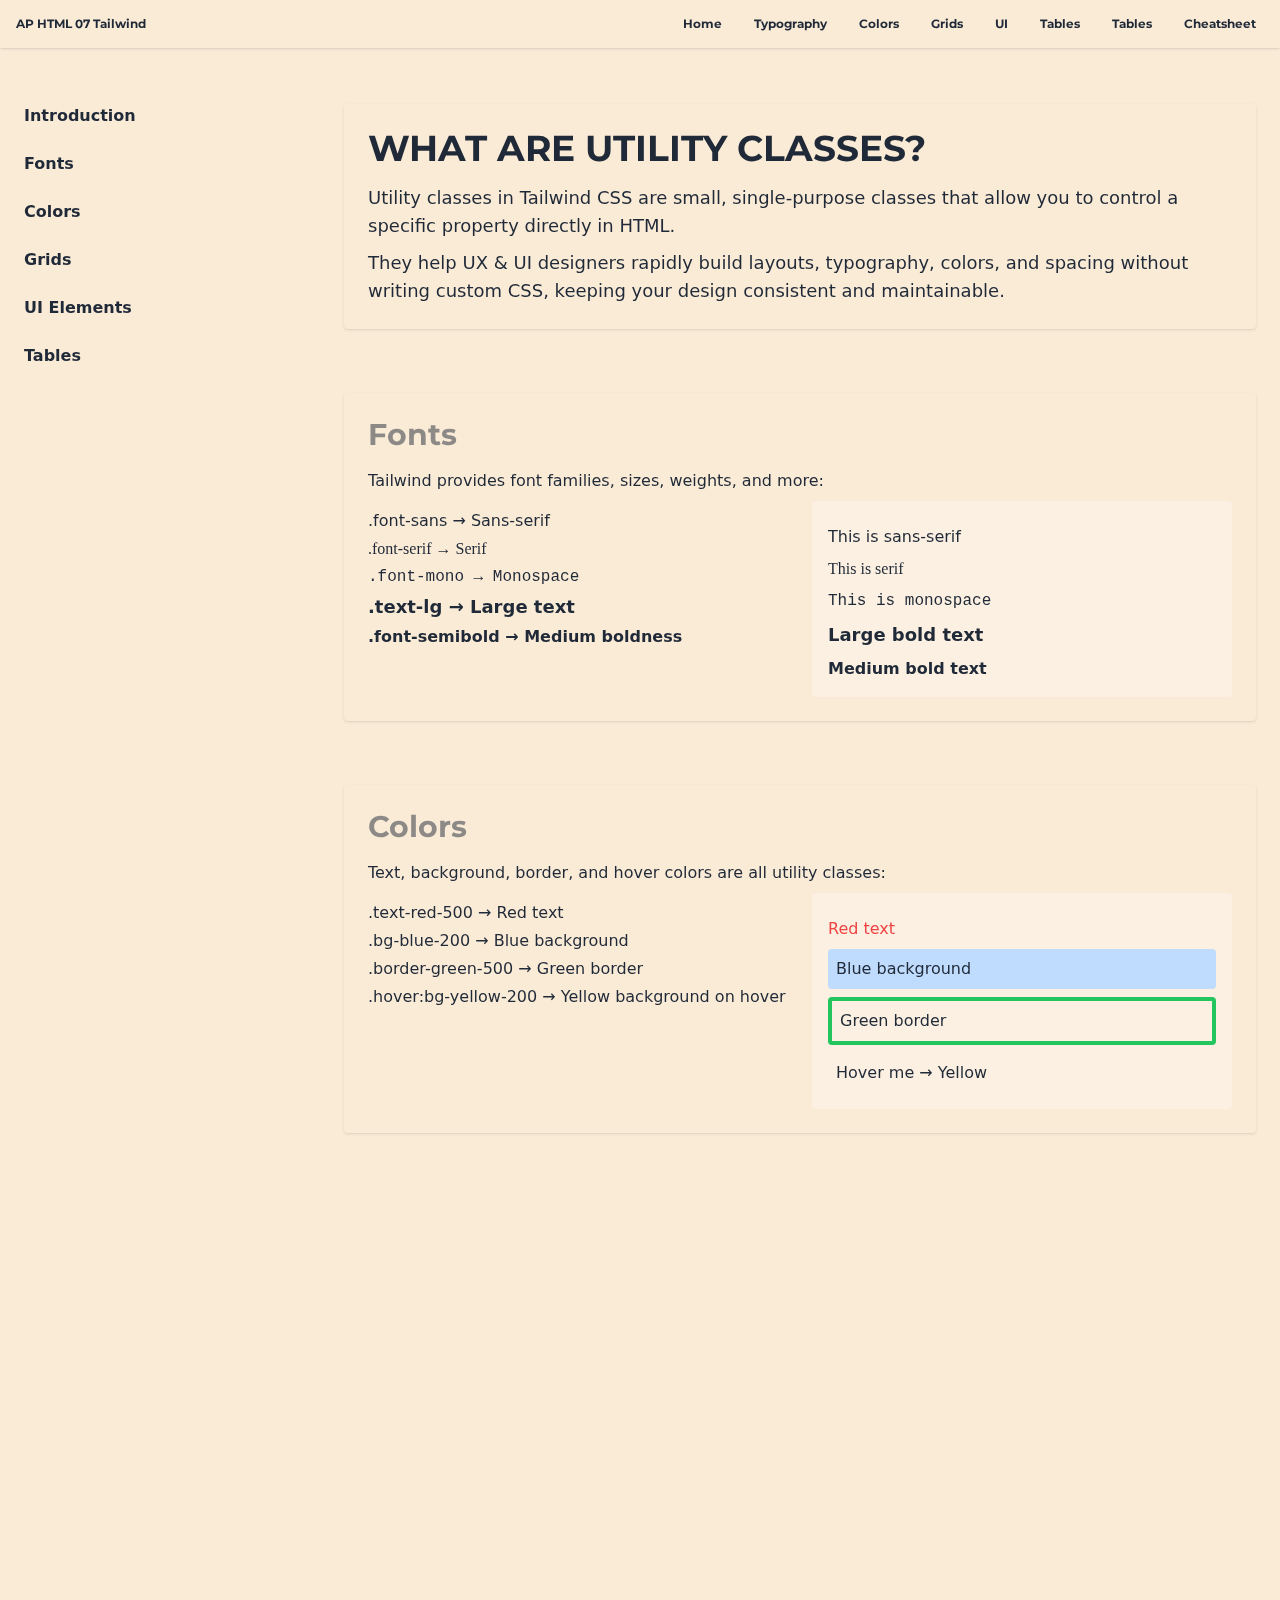
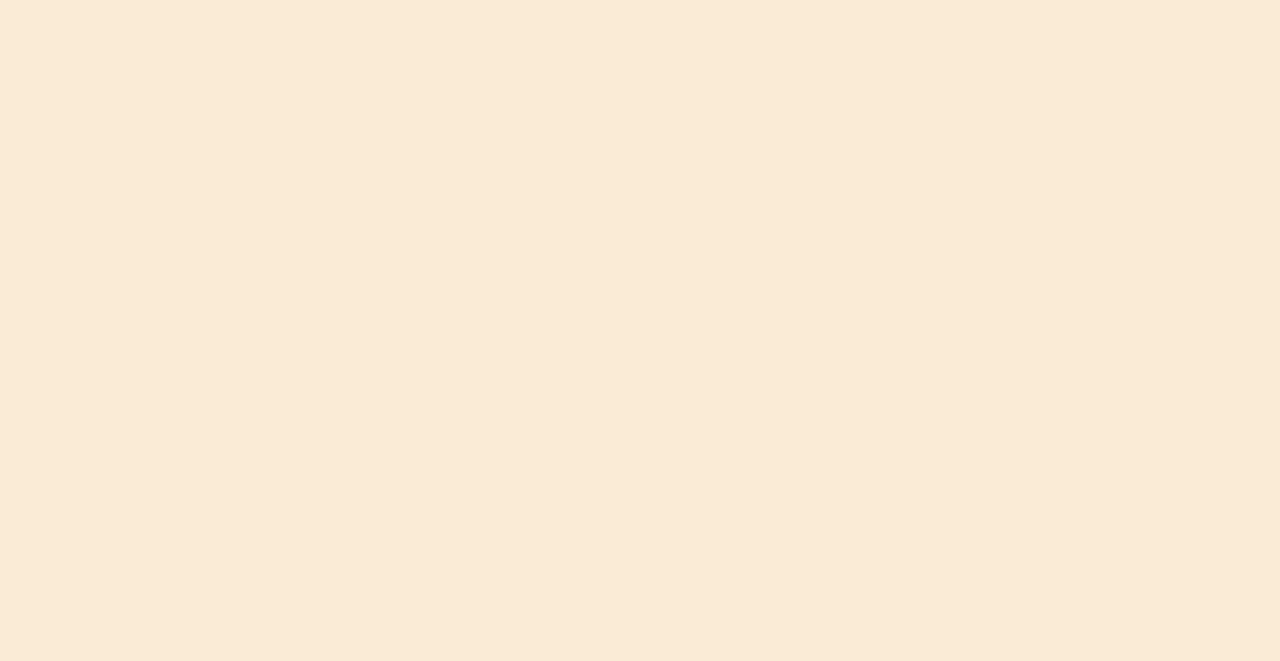
<file: index.html>
<!DOCTYPE html>
<html lang="en">
<head>
  <meta charset="UTF-8" />
  <meta name="viewport" content="width=device-width, initial-scale=1.0" />
  <title>Tailwind Utility Classes Overview</title>
  <link href="./dist/output.css" rel="stylesheet">

  <link rel="stylesheet" href="assets/styles.css">
  <link rel="stylesheet" href="assets/flexboxes.css">
  <link rel="stylesheet" href="assets/nav.css">
  <link rel="stylesheet" href="assets/typography.css">

  <style>
    /* Simple scroll animation */
    .fade-in {
      opacity: 0;
      transform: translateY(20px);
      transition: opacity 0.8s ease-out, transform 0.8s ease-out;
    }
    .fade-in.visible {
      opacity: 1;
      transform: translateY(0);
    }
  </style>
</head>
<body class="font-sans text-gray-800
">

  <!-- Header Navigation -->
  <header class="w-full shadow p-4 flex items-center justify-between fixed top-0 z-50">
    <div class="montserrat-bold text-xs md:text-xl font-bold">AP HTML 07 Tailwind</div>

    <nav>
      <ul class="flex space-x-4 text-xs">
        <li><a class="px-2 py-2 rounded color-white hover:bg-white  " href="index.html">Home</a></li>
        <li><a class="px-2 py-2 rounded color-white hover:bg-white  " href="page1.html">Typography</a></li>
        <li><a class="px-2 py-2 rounded color-white hover:bg-white  " href="page2.html">Colors</a></li>
        <li><a class="px-2 py-2 rounded color-white hover:bg-white  " href="page3.html">Grids</a></li> 
        <li><a class="px-2 py-2 rounded color-white hover:bg-white  " href="page4.html">UI</a></li>
        <li><a class="px-2 py-2 rounded color-white hover:bg-white  " href="page5.html">Tables</a></li>
        <li><a class="px-2 py-2 rounded color-white hover:bg-white  " href="page6.html">Tables</a></li> 

        <li><a class="px-2 py-2 rounded color-white hover:bg-white  " href="page7.html">Cheatsheet</a></li> 

      </ul>
    </nav>
  </header>

  <div class="flex mt-20">

    <!-- Side Navigation -->
    <aside class="hidden md:flex flex-col w-1/4 p-4 sticky top-20 h-screen space-y-2">
      <a href="#intro" class="px-2 py-2 rounded color-white hover:bg-white  ">Introduction</a>
      <a href="#fonts" class="px-2 py-2 rounded color-white hover:bg-white  ">Fonts</a>
      <a href="#colors" class="px-2 py-2 rounded color-white hover:bg-white  ">Colors</a>
      <a href="#grids" class="px-2 py-2 rounded color-white hover:bg-white  ">Grids</a>
      <a href="#ui" class="px-2 py-2 rounded color-white hover:bg-white  ">UI Elements</a>
      <a href="#tables" class="px-2 py-2 rounded color-white hover:bg-white  ">Tables</a>
    </aside>

    <!-- Main Content -->
    <main class="flex-1 p-6 space-y-16">

      <!-- Intro Section -->
      <section id="intro" class="fade-in p-6 bg-white/40 rounded shadow">
        <h1 class="text-4xl font-bold mb-4">What Are Utility Classes?</h1>
        <p class="text-lg mb-2">Utility classes in Tailwind CSS are small, single-purpose classes that allow you to control a specific property directly in HTML.</p>
        <p class="text-lg">They help UX & UI designers rapidly build layouts, typography, colors, and spacing without writing custom CSS, keeping your design consistent and maintainable.</p>
      </section>

      <!-- Fonts Section -->
      <section id="fonts" class="fade-in p-6 bg-white/40 rounded shadow">
        <h2 class="text-3xl font-bold mb-4">Fonts</h2>
        <p class="mb-2">Tailwind provides font families, sizes, weights, and more:</p>
        <div class="grid grid-cols-2 gap-6">
          <div class="space-y-1">
            <p class="font-sans">.font-sans → Sans-serif</p>
            <p class="font-serif">.font-serif → Serif</p>
            <p class="font-mono">.font-mono → Monospace</p>
            <p class="text-lg font-bold">.text-lg → Large text</p>
            <p class="font-semibold">.font-semibold → Medium boldness</p>
          </div>
          <div class="p-4 bg-white/25 rounded space-y-2">
            <p class="font-sans">This is sans-serif</p>
            <p class="font-serif">This is serif</p>
            <p class="font-mono">This is monospace</p>
            <p class="text-lg font-bold">Large bold text</p>
            <p class="font-semibold">Medium bold text</p>
          </div>
        </div>
      </section>

      <!-- Colors Section -->
      <section id="colors" class="fade-in p-6 bg-white/40 rounded shadow">
        <h2 class="text-3xl font-bold mb-4">Colors</h2>
        <p class="mb-2">Text, background, border, and hover colors are all utility classes:</p>
        <div class="grid grid-cols-2 gap-6">
          <div class="space-y-1">
            <p>.text-red-500 → Red text</p>
            <p>.bg-blue-200 → Blue background</p>
            <p>.border-green-500 → Green border</p>
            <p>.hover:bg-yellow-200 → Yellow background on hover</p>
          </div>
          <div class="p-4 bg-white/25 rounded space-y-2">
            <p class="text-red-500">Red text</p>
            <div class="bg-blue-200 p-2 rounded">Blue background</div>
            <div class="border-4 border-green-500 p-2 rounded">Green border</div>
            <div class="hover:bg-yellow-200 p-2 rounded">Hover me → Yellow</div>
          </div>
        </div>
      </section>

      <!-- Grids Section -->
      <section id="grids" class="fade-in p-6 bg-white/40 rounded shadow">
        <h2 class="text-3xl font-bold mb-4">Grids</h2>
        <p class="mb-2">Use Tailwind's grid system for layout:</p>
        <div class="grid grid-cols-2 gap-6">
          <div class="space-y-1">
            <p>.grid → Enable grid layout</p>
            <p>.grid-cols-2 → 2 columns</p>
            <p>.gap-4 → Spacing between items</p>
          </div>
          <div class="p-4 bg-white/25 rounded grid grid-cols-2 gap-4">
            <div class="p-4 bg-blue-100 text-center">Col 1</div>
            <div class="p-4 bg-green-100 text-center">Col 2</div>
            <div class="p-4 bg-red-100 text-center">Col 3</div>
            <div class="p-4 bg-yellow-100 text-center">Col 4</div>
          </div>
        </div>
      </section>

      <!-- UI Elements Section -->
      <section id="ui" class="fade-in p-6 bg-white/40 rounded shadow">
        <h2 class="text-3xl font-bold mb-4">UI Elements</h2>
        <p class="mb-2">Buttons, cards, alerts, and more can be styled quickly:</p>
        <div class="grid grid-cols-2 gap-6">
          <div class="space-y-2">
            <p>.btn → Button styling</p>
            <p>.rounded → Rounded corners</p>
            <p>.shadow → Box shadow</p>
            <p>.p-4 → Padding</p>
          </div>
          <div class="p-4 bg-white/25 rounded space-y-2">
            <button class="bg-blue-500 text-white p-2 rounded shadow hover:bg-blue-600">Primary Button</button>
            <div class="p-4 bg-gray-100 rounded shadow">Card Example</div>
            <div class="p-4 bg-red-100 rounded shadow text-red-700">Alert Example</div>
          </div>
        </div>
      </section>

      <!-- Tables Section -->
      <section id="tables" class="fade-in p-6 bg-white/40 rounded shadow">
        <h2 class="text-3xl font-bold mb-4">Tables</h2>
        <p class="mb-2">Tables can be quickly styled with borders, stripes, and responsive scrolling:</p>
        <div class="grid grid-cols-2 gap-6">
          <div class="space-y-1">
            <p>.table-auto → Automatic table layout</p>
            <p>.border → Add border</p>
            <p>.bg-gray-50 → Stripe background</p>
            <p>.overflow-x-auto → Scroll on small screens</p>
          </div>
          <div class="p-4 bg-white/25 rounded overflow-x-auto">
            <table class="table-auto border border-gray-300 w-full">
              <thead class="bg-gray-100">
                <tr>
                  <th class="border px-4 py-2">Name</th>
                  <th class="border px-4 py-2">Age</th>
                  <th class="border px-4 py-2">City</th>
                </tr>
              </thead>
              <tbody>
                <tr class="bg-gray-50">
                  <td class="border px-4 py-2">Alice</td>
                  <td class="border px-4 py-2">25</td>
                  <td class="border px-4 py-2">New York</td>
                </tr>
                <tr>
                  <td class="border px-4 py-2">Bob</td>
                  <td class="border px-4 py-2">30</td>
                  <td class="border px-4 py-2">Los Angeles</td>
                </tr>
              </tbody>
            </table>
          </div>
        </div>
      </section>

    </main>
  </div>

  <script>
    // Intersection Observer to animate sections on scroll
    const sections = document.querySelectorAll('.fade-in');
    const observer = new IntersectionObserver(entries => {
      entries.forEach(entry => {
        if (entry.isIntersecting) {
          entry.target.classList.add('visible');
        }
      });
    }, { threshold: 0.2 });

    sections.forEach(section => observer.observe(section));
  </script>

</body>
</html>
</file>
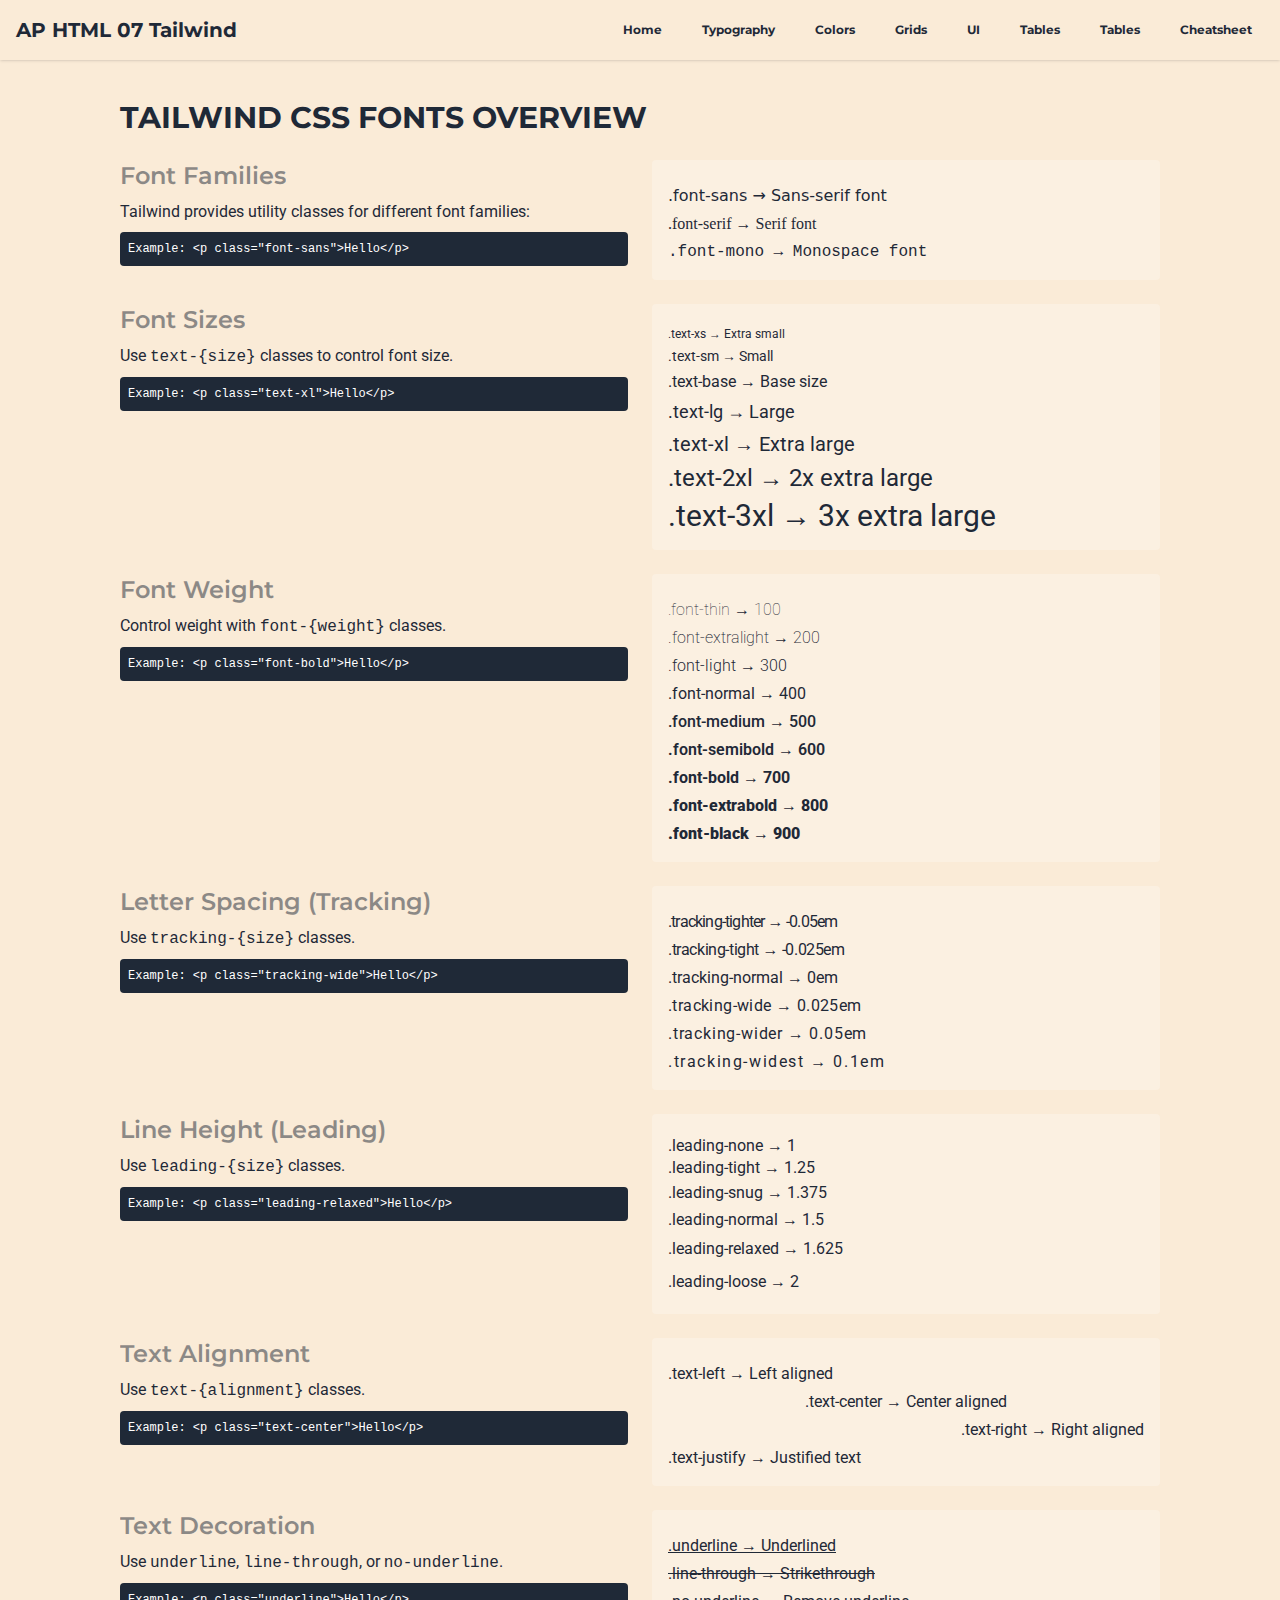
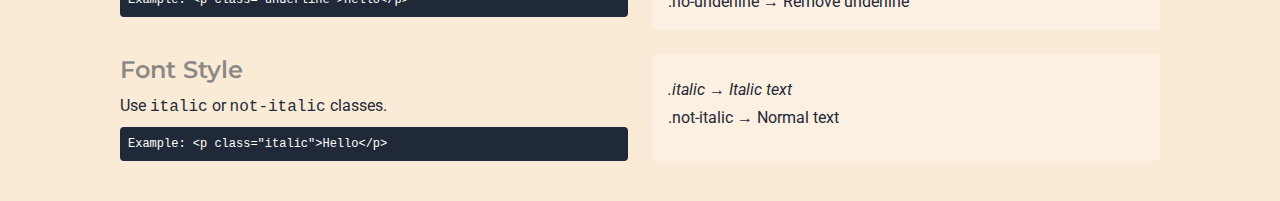
<file: page1.html>
<!DOCTYPE html>
<html lang="en">
<head>
  <meta charset="UTF-8" />
  <meta name="viewport" content="width=device-width, initial-scale=1.0" />
  <title>Tailwind Fonts Overview</title>
  <link href="./dist/output.css" rel="stylesheet">
  <link rel="stylesheet" href="assets/styles.css">
  <link rel="stylesheet" href="assets/flexboxes.css">
  <link rel="stylesheet" href="assets/nav.css">
  <link rel="stylesheet" href="assets/typography.css">
</head>
<body class="font-sans text-gray-800
">
  <!-- Header Navigation -->
  <header class="w-full shadow p-4 flex items-center justify-between">
    <div class="text-xl font-bold">AP HTML 07 Tailwind</div>
    <nav>
      <ul class="flex space-x-4 text-xs">
        <li><a class="px-3 py-2 rounded color-white hover:bg-white  " href="index.html">Home</a></li>
        <li><a class="px-3 py-2 rounded color-white hover:bg-white  " href="page1.html">Typography</a></li>
        <li><a class="px-3 py-2 rounded color-white hover:bg-white  " href="page2.html">Colors</a></li>
        <li><a class="px-3 py-2 rounded color-white hover:bg-white  " href="page3.html">Grids</a></li> 
        <li><a class="px-3 py-2 rounded color-white hover:bg-white  " href="page4.html">UI
</a></li>
        <li><a class="px-3 py-2 rounded color-white hover:bg-white  " href="page5.html">Tables</a></li>
        <li><a class="px-3 py-2 rounded color-white hover:bg-white  " href="page6.html">Tables</a></li> 

        <li><a class="px-3 py-2 rounded color-white hover:bg-white  " href="page7.html">Cheatsheet</a></li> 

      </ul>
    </nav>
  </header>
  <div class="mx-auto p-4 flex">
    <!-- Main Content -->
      
    <main class="container p-6 rounded space-y-6">
  <h1 class="text-3xl font-bold mb-6">Tailwind CSS Fonts Overview</h1>

  <!-- Font Families -->
  <section class="grid grid-cols-2 gap-6">
    <div>
      <h2 class="text-2xl font-semibold mb-2">Font Families</h2>
      <p>Tailwind provides utility classes for different font families:</p>
      <pre class="bg-gray-800 text-white p-2 rounded font-mono mt-2">Example: &lt;p class="font-sans"&gt;Hello&lt;/p&gt;</pre>
    </div>
    <div class="space-y-1 p-4 bg-white/25 rounded">
      <p class="font-sans">.font-sans → Sans-serif font</p>
      <p class="font-serif">.font-serif → Serif font</p>
      <p class="font-mono">.font-mono → Monospace font</p>
    </div>
  </section>

  <!-- Font Sizes -->
  <section class="grid grid-cols-2 gap-6">
    <div>
      <h2 class="text-2xl font-semibold mb-2">Font Sizes</h2>
      <p>Use <code>text-{size}</code> classes to control font size.</p>
      <pre class="bg-gray-800 text-white p-2 rounded font-mono mt-2">Example: &lt;p class="text-xl"&gt;Hello&lt;/p&gt;</pre>
    </div>
    <div class="space-y-1 p-4 bg-white/25 rounded">
      <p class="text-xs">.text-xs → Extra small</p>
      <p class="text-sm">.text-sm → Small</p>
      <p class="text-base">.text-base → Base size</p>
      <p class="text-lg">.text-lg → Large</p>
      <p class="text-xl">.text-xl → Extra large</p>
      <p class="text-2xl">.text-2xl → 2x extra large</p>
      <p class="text-3xl">.text-3xl → 3x extra large</p>
    </div>
  </section>

  <!-- Font Weight -->
  <section class="grid grid-cols-2 gap-6">
    <div>
      <h2 class="text-2xl font-semibold mb-2">Font Weight</h2>
      <p>Control weight with <code>font-{weight}</code> classes.</p>
      <pre class="bg-gray-800 text-white p-2 rounded font-mono mt-2">Example: &lt;p class="font-bold"&gt;Hello&lt;/p&gt;</pre>
    </div>
    <div class="space-y-1 p-4 bg-white/25 rounded">
      <p class="font-thin">.font-thin → 100</p>
      <p class="font-extralight">.font-extralight → 200</p>
      <p class="font-light">.font-light → 300</p>
      <p class="font-normal">.font-normal → 400</p>
      <p class="font-medium">.font-medium → 500</p>
      <p class="font-semibold">.font-semibold → 600</p>
      <p class="font-bold">.font-bold → 700</p>
      <p class="font-extrabold">.font-extrabold → 800</p>
      <p class="font-black">.font-black → 900</p>
    </div>
  </section>

  <!-- Letter Spacing -->
  <section class="grid grid-cols-2 gap-6">
    <div>
      <h2 class="text-2xl font-semibold mb-2">Letter Spacing (Tracking)</h2>
      <p>Use <code>tracking-{size}</code> classes.</p>
      <pre class="bg-gray-800 text-white p-2 rounded font-mono mt-2">Example: &lt;p class="tracking-wide"&gt;Hello&lt;/p&gt;</pre>
    </div>
    <div class="space-y-1 p-4 bg-white/25 rounded">
      <p class="tracking-tighter">.tracking-tighter → -0.05em</p>
      <p class="tracking-tight">.tracking-tight → -0.025em</p>
      <p class="tracking-normal">.tracking-normal → 0em</p>
      <p class="tracking-wide">.tracking-wide → 0.025em</p>
      <p class="tracking-wider">.tracking-wider → 0.05em</p>
      <p class="tracking-widest">.tracking-widest → 0.1em</p>
    </div>
  </section>

  <!-- Line Height -->
  <section class="grid grid-cols-2 gap-6">
    <div>
      <h2 class="text-2xl font-semibold mb-2">Line Height (Leading)</h2>
      <p>Use <code>leading-{size}</code> classes.</p>
      <pre class="bg-gray-800 text-white p-2 rounded font-mono mt-2">Example: &lt;p class="leading-relaxed"&gt;Hello&lt;/p&gt;</pre>
    </div>
    <div class="space-y-1 p-4 bg-white/25 rounded">
      <p class="leading-none">.leading-none → 1</p>
      <p class="leading-tight">.leading-tight → 1.25</p>
      <p class="leading-snug">.leading-snug → 1.375</p>
      <p class="leading-normal">.leading-normal → 1.5</p>
      <p class="leading-relaxed">.leading-relaxed → 1.625</p>
      <p class="leading-loose">.leading-loose → 2</p>
    </div>
  </section>

  <!-- Text Alignment -->
  <section class="grid grid-cols-2 gap-6">
    <div>
      <h2 class="text-2xl font-semibold mb-2">Text Alignment</h2>
      <p>Use <code>text-{alignment}</code> classes.</p>
      <pre class="bg-gray-800 text-white p-2 rounded font-mono mt-2">Example: &lt;p class="text-center"&gt;Hello&lt;/p&gt;</pre>
    </div>
    <div class="space-y-1 p-4 bg-white/25 rounded">
      <p class="text-left">.text-left → Left aligned</p>
      <p class="text-center">.text-center → Center aligned</p>
      <p class="text-right">.text-right → Right aligned</p>
      <p class="text-justify">.text-justify → Justified text</p>
    </div>
  </section>

  <!-- Text Decoration -->
  <section class="grid grid-cols-2 gap-6">
    <div>
      <h2 class="text-2xl font-semibold mb-2">Text Decoration</h2>
      <p>Use <code>underline</code>, <code>line-through</code>, or <code>no-underline</code>.</p>
      <pre class="bg-gray-800 text-white p-2 rounded font-mono mt-2">Example: &lt;p class="underline"&gt;Hello&lt;/p&gt;</pre>
    </div>
    <div class="space-y-1 p-4 bg-white/25 rounded">
      <p class="underline">.underline → Underlined</p>
      <p class="line-through">.line-through → Strikethrough</p>
      <p class="no-underline">.no-underline → Remove underline</p>
    </div>
  </section>

  <!-- Font Style -->
  <section class="grid grid-cols-2 gap-6">
    <div>
      <h2 class="text-2xl font-semibold mb-2">Font Style</h2>
      <p>Use <code>italic</code> or <code>not-italic</code> classes.</p>
      <pre class="bg-gray-800 text-white p-2 rounded font-mono mt-2">Example: &lt;p class="italic"&gt;Hello&lt;/p&gt;</pre>
    </div>
    <div class="space-y-1 p-4 bg-white/25 rounded">
      <p class="italic">.italic → Italic text</p>
      <p class="not-italic">.not-italic → Normal text</p>
    </div>
  </section>

</main>


  </div>
</body>
</html>
</file>
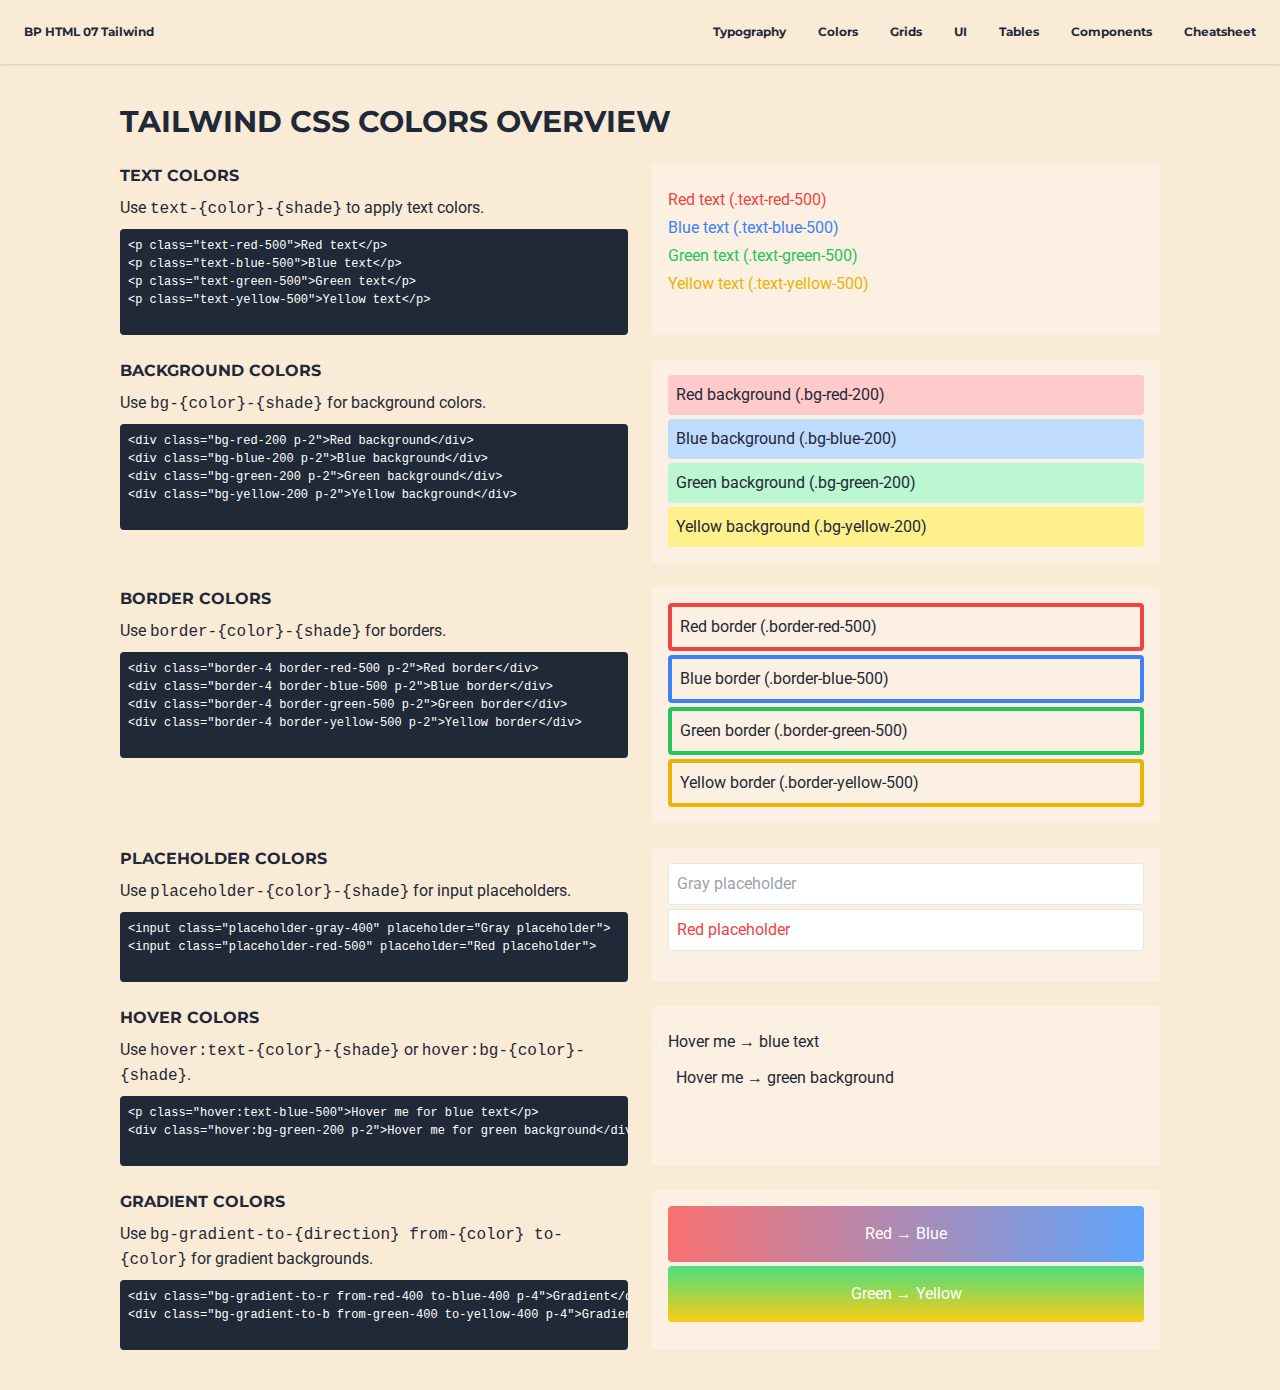
<file: page2.html>
<!DOCTYPE html>
<html lang="en">
<head>
  <meta charset="UTF-8" />
  <meta name="viewport" content="width=device-width, initial-scale=1.0" />
  <title>Tailwind Fonts Overview</title>
  <link href="./dist/output.css" rel="stylesheet">
  <link rel="stylesheet" href="assets/styles.css">
  <link rel="stylesheet" href="assets/flexboxes.css">
  <link rel="stylesheet" href="assets/nav.css">
  <link rel="stylesheet" href="assets/typography.css">
</head>
<body class="font-sans text-gray-800
">
  <!-- Header Navigation -->
  <header class="w-full shadow p-4 flex items-center justify-between">
    <a class="px-2 py-2 rounded text-xs " href="index.html">BP HTML 07 Tailwind</a>

    <nav>
       <ul class="flex space-x-4 text-xs">
         <li><a class="px-2 py-2 rounded color-white hover:bg-white  " href="page1.html">Typography</a></li>
        <li><a class="px-2 py-2 rounded color-white hover:bg-white  " href="page2.html">Colors</a></li>
        <li><a class="px-2 py-2 rounded color-white hover:bg-white  " href="page3.html">Grids</a></li> 
        <li><a class="px-2 py-2 rounded color-white hover:bg-white  " href="page4.html">UI</a></li>
        <li><a class="px-2 py-2 rounded color-white hover:bg-white  " href="page5.html">Tables</a></li>
        <li><a class="px-2 py-2 rounded color-white hover:bg-white  " href="page6.html">Components</a></li> 
        <li><a class="px-2 py-2 rounded color-white hover:bg-white  " href="page7.html">Cheatsheet</a></li> 
      </ul>
    </nav>
  </header>
  <div class="mx-auto p-4 flex">
    <!-- Main Content -->
      
    <main class="container p-6 rounded space-y-6">
  <h1 class="text-3xl font-bold mb-6">Tailwind CSS Colors Overview</h1>

  <!-- Text Colors -->
  <section class="grid grid-cols-2 gap-6">
    <div>
       <h3 class="font-bold">Text Colors</h3>
      <p>Use <code>text-{color}-{shade}</code> to apply text colors.</p>
      <pre class="bg-gray-800 text-white p-2 rounded font-mono mt-2">
&lt;p class="text-red-500"&gt;Red text&lt;/p&gt;
&lt;p class="text-blue-500"&gt;Blue text&lt;/p&gt;
&lt;p class="text-green-500"&gt;Green text&lt;/p&gt;
&lt;p class="text-yellow-500"&gt;Yellow text&lt;/p&gt;
      </pre>
    </div>
    <div class="space-y-1 p-4 bg-white/25 rounded">
      <p class="text-red-500">Red text (.text-red-500)</p>
      <p class="text-blue-500">Blue text (.text-blue-500)</p>
      <p class="text-green-500">Green text (.text-green-500)</p>
      <p class="text-yellow-500">Yellow text (.text-yellow-500)</p>
    </div>
  </section>

  <!-- Background Colors -->
  <section class="grid grid-cols-2 gap-6">
    <div>
       <h3 class="font-bold">Background Colors</h3>
      <p>Use <code>bg-{color}-{shade}</code> for background colors.</p>
      <pre class="bg-gray-800 text-white p-2 rounded font-mono mt-2">
&lt;div class="bg-red-200 p-2"&gt;Red background&lt;/div&gt;
&lt;div class="bg-blue-200 p-2"&gt;Blue background&lt;/div&gt;
&lt;div class="bg-green-200 p-2"&gt;Green background&lt;/div&gt;
&lt;div class="bg-yellow-200 p-2"&gt;Yellow background&lt;/div&gt;
      </pre>
    </div>
    <div class="space-y-1 p-4 bg-white/25 rounded">
      <div class="bg-red-200 p-2 rounded">Red background (.bg-red-200)</div>
      <div class="bg-blue-200 p-2 rounded">Blue background (.bg-blue-200)</div>
      <div class="bg-green-200 p-2 rounded">Green background (.bg-green-200)</div>
      <div class="bg-yellow-200 p-2 rounded">Yellow background (.bg-yellow-200)</div>
    </div>
  </section>

  <!-- Border Colors -->
  <section class="grid grid-cols-2 gap-6">
    <div>
       <h3 class="font-bold">Border Colors</h3>
      <p>Use <code>border-{color}-{shade}</code> for borders.</p>
      <pre class="bg-gray-800 text-white p-2 rounded font-mono mt-2">
&lt;div class="border-4 border-red-500 p-2"&gt;Red border&lt;/div&gt;
&lt;div class="border-4 border-blue-500 p-2"&gt;Blue border&lt;/div&gt;
&lt;div class="border-4 border-green-500 p-2"&gt;Green border&lt;/div&gt;
&lt;div class="border-4 border-yellow-500 p-2"&gt;Yellow border&lt;/div&gt;
      </pre>
    </div>
    <div class="space-y-1 p-4 bg-white/25 rounded">
      <div class="border-4 border-red-500 p-2 rounded">Red border (.border-red-500)</div>
      <div class="border-4 border-blue-500 p-2 rounded">Blue border (.border-blue-500)</div>
      <div class="border-4 border-green-500 p-2 rounded">Green border (.border-green-500)</div>
      <div class="border-4 border-yellow-500 p-2 rounded">Yellow border (.border-yellow-500)</div>
    </div>
  </section>

  <!-- Placeholder Colors -->
  <section class="grid grid-cols-2 gap-6">
    <div>
       <h3 class="font-bold">Placeholder Colors</h3>
      <p>Use <code>placeholder-{color}-{shade}</code> for input placeholders.</p>
      <pre class="bg-gray-800 text-white p-2 rounded font-mono mt-2">
&lt;input class="placeholder-gray-400" placeholder="Gray placeholder"&gt;
&lt;input class="placeholder-red-500" placeholder="Red placeholder"&gt;
      </pre>
    </div>
    <div class="space-y-1 p-4 bg-white/25 rounded">
      <input class="placeholder-gray-400 border p-2 rounded w-full" placeholder="Gray placeholder">
      <input class="placeholder-red-500 border p-2 rounded w-full" placeholder="Red placeholder">
    </div>
  </section>

  <!-- Hover Colors -->
  <section class="grid grid-cols-2 gap-6">
    <div>
       <h3 class="font-bold">Hover Colors</h3>
      <p>Use <code>hover:text-{color}-{shade}</code> or <code>hover:bg-{color}-{shade}</code>.</p>
      <pre class="bg-gray-800 text-white p-2 rounded font-mono mt-2">
&lt;p class="hover:text-blue-500"&gt;Hover me for blue text&lt;/p&gt;
&lt;div class="hover:bg-green-200 p-2"&gt;Hover me for green background&lt;/div&gt;
      </pre>
    </div>
    <div class="space-y-1 p-4 bg-white/25 rounded">
      <p class="hover:text-blue-500">Hover me → blue text</p>
      <div class="hover:bg-green-200 p-2 rounded">Hover me → green background</div>
    </div>
  </section>

  <!-- Gradient Colors -->
  <section class="grid grid-cols-2 gap-6">
    <div>
       <h3 class="font-bold">Gradient Colors</h3>
      <p>Use <code>bg-gradient-to-{direction} from-{color} to-{color}</code> for gradient backgrounds.</p>
      <pre class="bg-gray-800 text-white p-2 rounded font-mono mt-2">
&lt;div class="bg-gradient-to-r from-red-400 to-blue-400 p-4"&gt;Gradient&lt;/div&gt;
&lt;div class="bg-gradient-to-b from-green-400 to-yellow-400 p-4"&gt;Gradient&lt;/div&gt;
      </pre>
    </div>
    <div class="space-y-1 p-4 bg-white/25 rounded">
      <div class="bg-gradient-to-r from-red-400 to-blue-400 p-4 rounded text-white text-center">Red → Blue</div>
      <div class="bg-gradient-to-b from-green-400 to-yellow-400 p-4 rounded text-white text-center">Green → Yellow</div>
    </div>
  </section>

</main>



  </div>
</body>
</html>
</file>
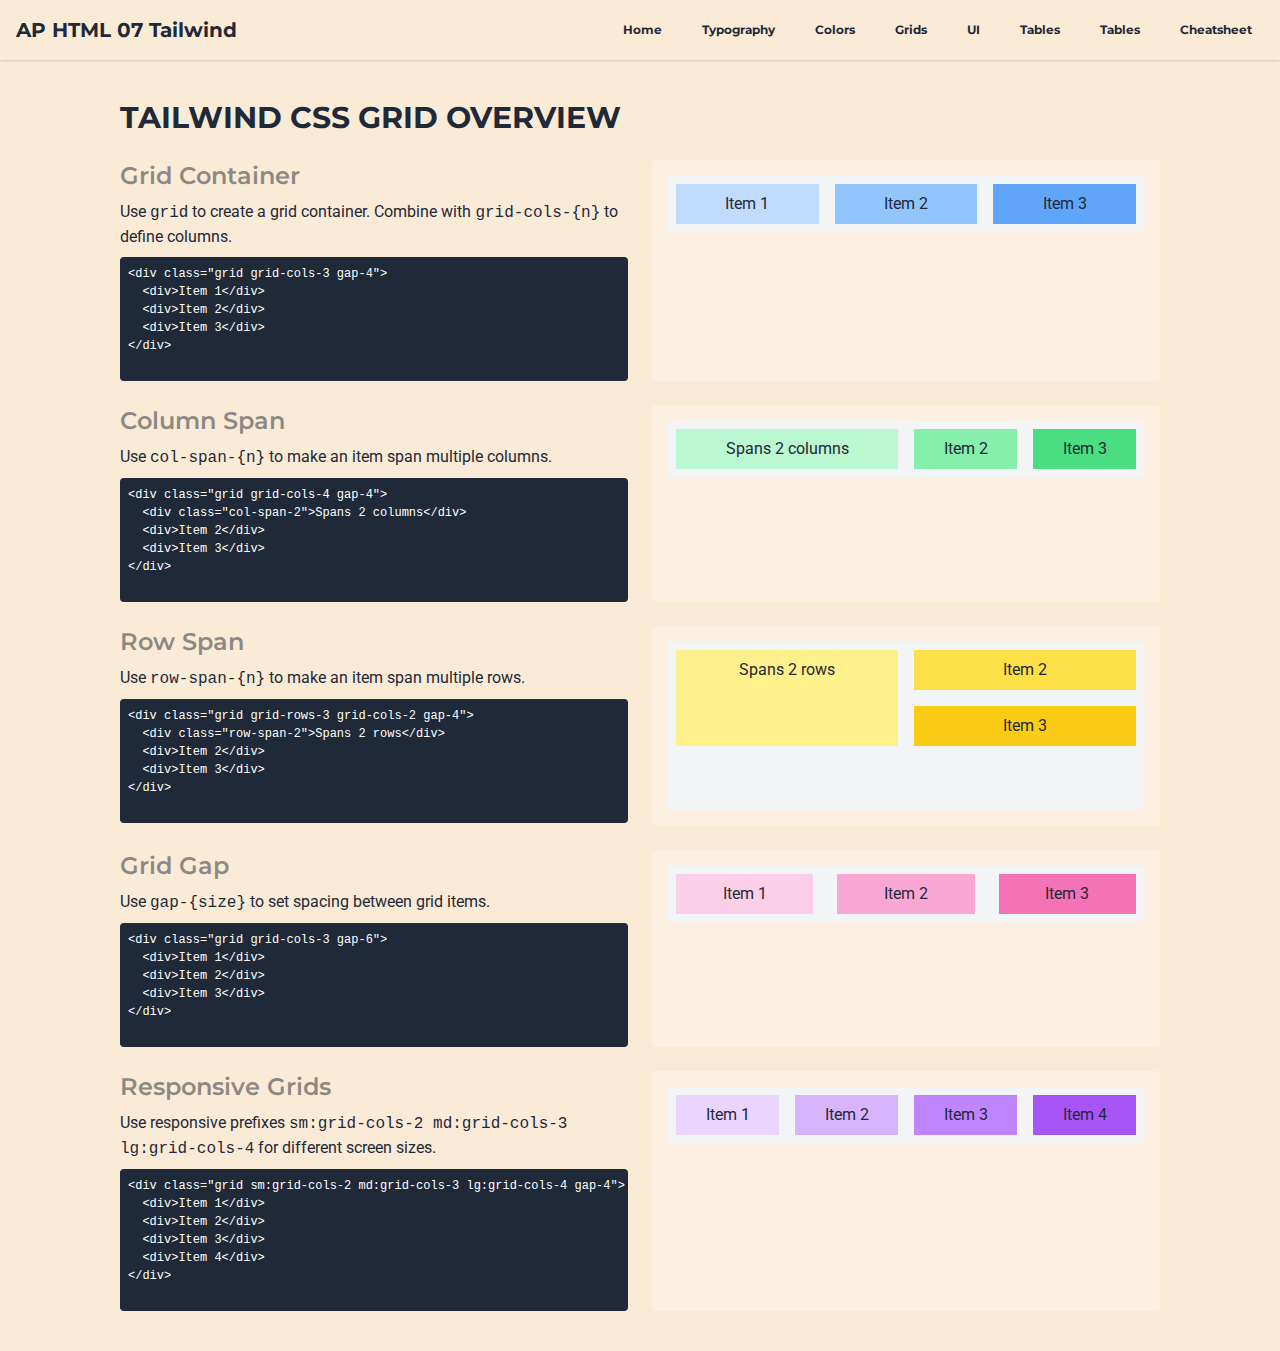
<file: page3.html>
<!DOCTYPE html>
<html lang="en">
<head>
  <meta charset="UTF-8" />
  <meta name="viewport" content="width=device-width, initial-scale=1.0" />
  <title>Tailwind Fonts Overview</title>
  <link href="./dist/output.css" rel="stylesheet">
  <link rel="stylesheet" href="assets/styles.css">
  <link rel="stylesheet" href="assets/flexboxes.css">
  <link rel="stylesheet" href="assets/nav.css">
  <link rel="stylesheet" href="assets/typography.css">
</head>
<body class="font-sans text-gray-800
">
  <!-- Header Navigation -->
  <header class="w-full shadow p-4 flex items-center justify-between">
    <div class="text-xl font-bold">AP HTML 07 Tailwind</div>
    <nav>
       <ul class="flex space-x-4 text-xs">
        <li><a class="px-3 py-2 rounded color-white hover:bg-white  " href="index.html">Home</a></li>
        <li><a class="px-3 py-2 rounded color-white hover:bg-white  " href="page1.html">Typography</a></li>
        <li><a class="px-3 py-2 rounded color-white hover:bg-white  " href="page2.html">Colors</a></li>
        <li><a class="px-3 py-2 rounded color-white hover:bg-white  " href="page3.html">Grids</a></li> 
        <li><a class="px-3 py-2 rounded color-white hover:bg-white  " href="page4.html">UI
</a></li>
        <li><a class="px-3 py-2 rounded color-white hover:bg-white  " href="page5.html">Tables</a></li>
        <li><a class="px-3 py-2 rounded color-white hover:bg-white  " href="page6.html">Tables</a></li> 

        <li><a class="px-3 py-2 rounded color-white hover:bg-white  " href="page7.html">Cheatsheet</a></li> 

      </ul>
    </nav>
  </header>
  <div class="mx-auto p-4 flex">
    <!-- Main Content -->
      
  <main class="container p-6 rounded space-y-6">
  <h1 class="text-3xl font-bold mb-6">Tailwind CSS Grid Overview</h1>

  <!-- Grid Container -->
  <section class="grid grid-cols-2 gap-6">
    <div>
      <h2 class="text-2xl font-semibold mb-2">Grid Container</h2>
      <p>Use <code>grid</code> to create a grid container. Combine with <code>grid-cols-{n}</code> to define columns.</p>
      <pre class="bg-gray-800 text-white p-2 rounded font-mono mt-2">
&lt;div class="grid grid-cols-3 gap-4"&gt;
  &lt;div&gt;Item 1&lt;/div&gt;
  &lt;div&gt;Item 2&lt;/div&gt;
  &lt;div&gt;Item 3&lt;/div&gt;
&lt;/div&gt;
      </pre>
    </div>
    <div class="space-y-1 p-4 bg-white/25 rounded">
      <div class="grid grid-cols-3 gap-4 p-2 bg-gray-100 rounded">
        <div class="bg-blue-200 p-2 text-center">Item 1</div>
        <div class="bg-blue-300 p-2 text-center">Item 2</div>
        <div class="bg-blue-400 p-2 text-center">Item 3</div>
      </div>
    </div>
  </section>

  <!-- Column Span -->
  <section class="grid grid-cols-2 gap-6">
    <div>
      <h2 class="text-2xl font-semibold mb-2">Column Span</h2>
      <p>Use <code>col-span-{n}</code> to make an item span multiple columns.</p>
      <pre class="bg-gray-800 text-white p-2 rounded font-mono mt-2">
&lt;div class="grid grid-cols-4 gap-4"&gt;
  &lt;div class="col-span-2"&gt;Spans 2 columns&lt;/div&gt;
  &lt;div&gt;Item 2&lt;/div&gt;
  &lt;div&gt;Item 3&lt;/div&gt;
&lt;/div&gt;
      </pre>
    </div>
    <div class="space-y-1 p-4 bg-white/25 rounded">
      <div class="grid grid-cols-4 gap-4 p-2 bg-gray-100 rounded">
        <div class="col-span-2 bg-green-200 p-2 text-center">Spans 2 columns</div>
        <div class="bg-green-300 p-2 text-center">Item 2</div>
        <div class="bg-green-400 p-2 text-center">Item 3</div>
      </div>
    </div>
  </section>

  <!-- Row Span -->
  <section class="grid grid-cols-2 gap-6">
    <div>
      <h2 class="text-2xl font-semibold mb-2">Row Span</h2>
      <p>Use <code>row-span-{n}</code> to make an item span multiple rows.</p>
      <pre class="bg-gray-800 text-white p-2 rounded font-mono mt-2">
&lt;div class="grid grid-rows-3 grid-cols-2 gap-4"&gt;
  &lt;div class="row-span-2"&gt;Spans 2 rows&lt;/div&gt;
  &lt;div&gt;Item 2&lt;/div&gt;
  &lt;div&gt;Item 3&lt;/div&gt;
&lt;/div&gt;
      </pre>
    </div>
    <div class="space-y-1 p-4 bg-white/25 rounded">
      <div class="grid grid-rows-3 grid-cols-2 gap-4 p-2 bg-gray-100 rounded">
        <div class="row-span-2 bg-yellow-200 p-2 text-center">Spans 2 rows</div>
        <div class="bg-yellow-300 p-2 text-center">Item 2</div>
        <div class="bg-yellow-400 p-2 text-center">Item 3</div>
      </div>
    </div>
  </section>

  <!-- Grid Gap -->
  <section class="grid grid-cols-2 gap-6">
    <div>
      <h2 class="text-2xl font-semibold mb-2">Grid Gap</h2>
      <p>Use <code>gap-{size}</code> to set spacing between grid items.</p>
      <pre class="bg-gray-800 text-white p-2 rounded font-mono mt-2">
&lt;div class="grid grid-cols-3 gap-6"&gt;
  &lt;div&gt;Item 1&lt;/div&gt;
  &lt;div&gt;Item 2&lt;/div&gt;
  &lt;div&gt;Item 3&lt;/div&gt;
&lt;/div&gt;
      </pre>
    </div>
    <div class="space-y-1 p-4 bg-white/25 rounded">
      <div class="grid grid-cols-3 gap-6 p-2 bg-gray-100 rounded">
        <div class="bg-pink-200 p-2 text-center">Item 1</div>
        <div class="bg-pink-300 p-2 text-center">Item 2</div>
        <div class="bg-pink-400 p-2 text-center">Item 3</div>
      </div>
    </div>
  </section>

  <!-- Responsive Grids -->
  <section class="grid grid-cols-2 gap-6">
    <div>
      <h2 class="text-2xl font-semibold mb-2">Responsive Grids</h2>
      <p>Use responsive prefixes <code>sm:grid-cols-2 md:grid-cols-3 lg:grid-cols-4</code> for different screen sizes.</p>
      <pre class="bg-gray-800 text-white p-2 rounded font-mono mt-2">
&lt;div class="grid sm:grid-cols-2 md:grid-cols-3 lg:grid-cols-4 gap-4"&gt;
  &lt;div&gt;Item 1&lt;/div&gt;
  &lt;div&gt;Item 2&lt;/div&gt;
  &lt;div&gt;Item 3&lt;/div&gt;
  &lt;div&gt;Item 4&lt;/div&gt;
&lt;/div&gt;
      </pre>
    </div>
    <div class="space-y-1 p-4 bg-white/25 rounded">
      <div class="grid sm:grid-cols-2 md:grid-cols-3 lg:grid-cols-4 gap-4 p-2 bg-gray-100 rounded">
        <div class="bg-purple-200 p-2 text-center">Item 1</div>
        <div class="bg-purple-300 p-2 text-center">Item 2</div>
        <div class="bg-purple-400 p-2 text-center">Item 3</div>
        <div class="bg-purple-500 p-2 text-center">Item 4</div>
      </div>
    </div>
  </section>

</main>




  </div>
</body>
</html>
</file>
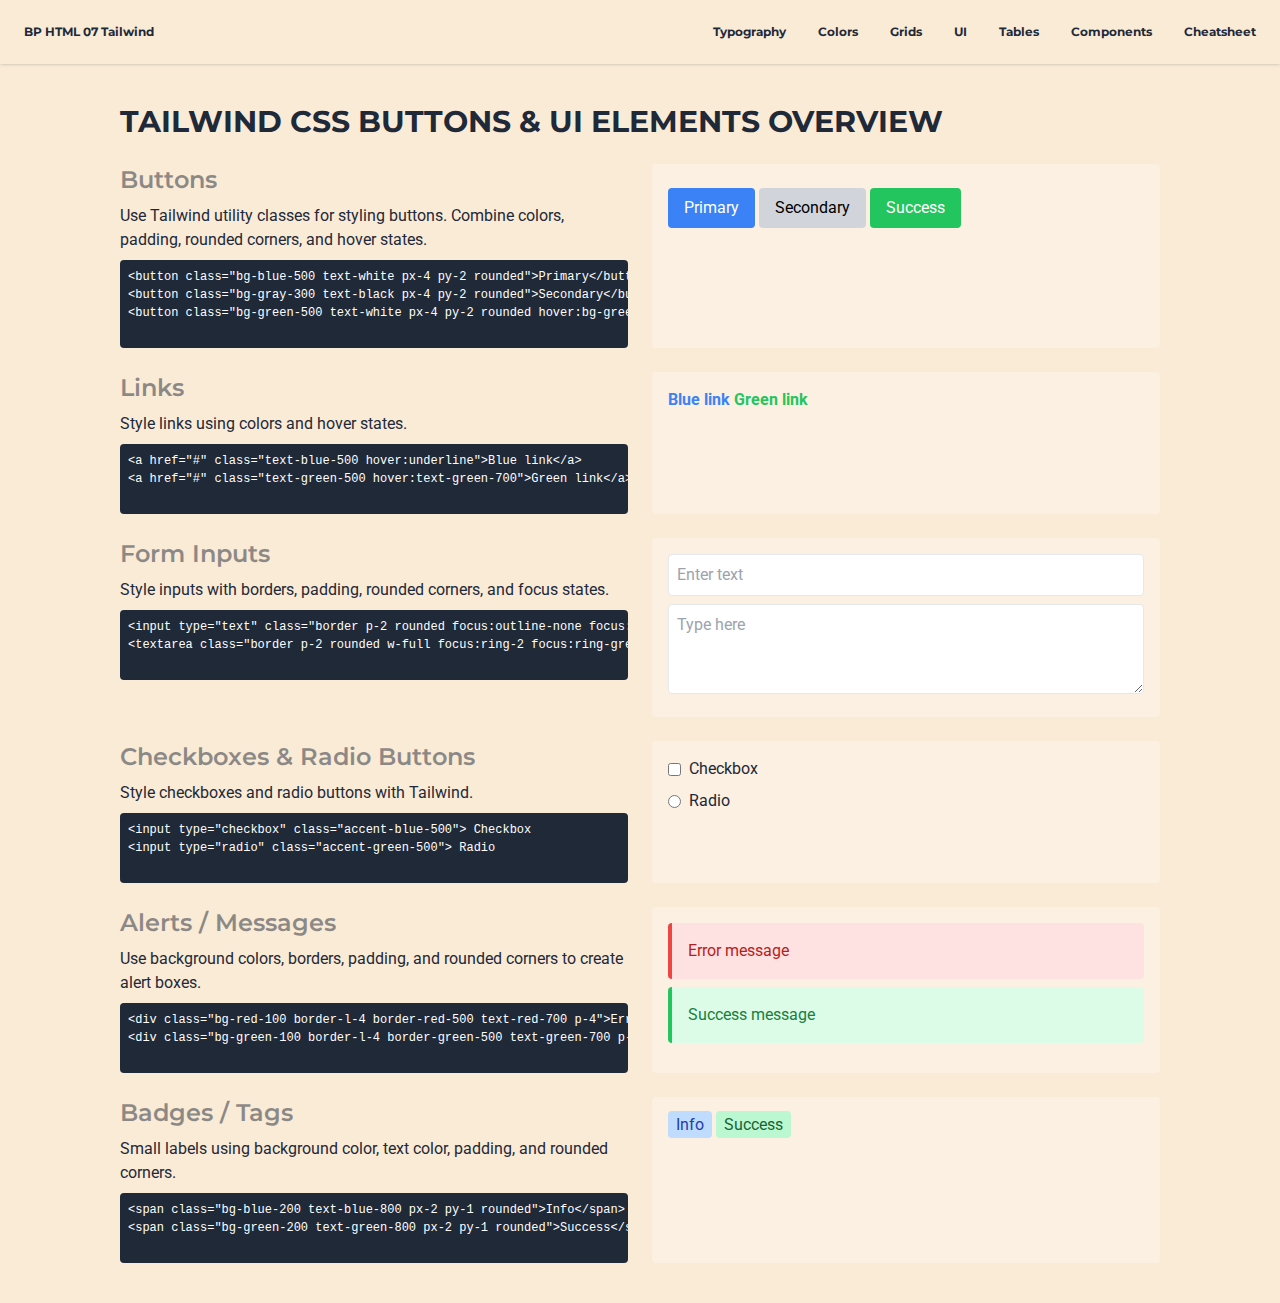
<file: page4.html>
<!DOCTYPE html>
<html lang="en">
<head>
  <meta charset="UTF-8" />
  <meta name="viewport" content="width=device-width, initial-scale=1.0" />
  <title>Tailwind Fonts Overview</title>
  <link href="./dist/output.css" rel="stylesheet">
  <link rel="stylesheet" href="assets/styles.css">
  <link rel="stylesheet" href="assets/flexboxes.css">
  <link rel="stylesheet" href="assets/nav.css">
  <link rel="stylesheet" href="assets/typography.css">
</head>
<body class="font-sans text-gray-800
">
  <!-- Header Navigation -->
  <header class="w-full shadow p-4 flex items-center justify-between">
    <a class="px-2 py-2 rounded text-xs " href="index.html">BP HTML 07 Tailwind</a>

    <nav>
      <ul class="flex space-x-4 text-xs">
         <li><a class="px-2 py-2 rounded color-white hover:bg-white  " href="page1.html">Typography</a></li>
        <li><a class="px-2 py-2 rounded color-white hover:bg-white  " href="page2.html">Colors</a></li>
        <li><a class="px-2 py-2 rounded color-white hover:bg-white  " href="page3.html">Grids</a></li> 
        <li><a class="px-2 py-2 rounded color-white hover:bg-white  " href="page4.html">UI</a></li>
        <li><a class="px-2 py-2 rounded color-white hover:bg-white  " href="page5.html">Tables</a></li>
        <li><a class="px-2 py-2 rounded color-white hover:bg-white  " href="page6.html">Components</a></li> 
        <li><a class="px-2 py-2 rounded color-white hover:bg-white  " href="page7.html">Cheatsheet</a></li> 
      </ul>
    </nav>
  </header>
  <div class="mx-auto p-4 flex">
    <!-- Main Content -->
      

    <main class="container p-6 rounded space-y-6">
  <h1 class="text-3xl font-bold mb-6">Tailwind CSS Buttons & UI Elements Overview</h1>

  <!-- Buttons -->
  <section class="grid grid-cols-2 gap-6">
    <div>
      <h2 class="text-2xl font-semibold mb-2">Buttons</h2>
      <p>Use Tailwind utility classes for styling buttons. Combine colors, padding, rounded corners, and hover states.</p>
      <pre class="bg-gray-800 text-white p-2 rounded font-mono mt-2">
&lt;button class="bg-blue-500 text-white px-4 py-2 rounded"&gt;Primary&lt;/button&gt;
&lt;button class="bg-gray-300 text-black px-4 py-2 rounded"&gt;Secondary&lt;/button&gt;
&lt;button class="bg-green-500 text-white px-4 py-2 rounded hover:bg-green-600"&gt;Success&lt;/button&gt;
      </pre>
    </div>
    <div class="space-y-2 p-4 bg-white/25 rounded">
      <button class="bg-blue-500 text-white px-4 py-2 rounded">Primary</button>
      <button class="bg-gray-300 text-black px-4 py-2 rounded">Secondary</button>
      <button class="bg-green-500 text-white px-4 py-2 rounded hover:bg-green-600">Success</button>
    </div>
  </section>

  <!-- Links -->
  <section class="grid grid-cols-2 gap-6">
    <div>
      <h2 class="text-2xl font-semibold mb-2">Links</h2>
      <p>Style links using colors and hover states.</p>
      <pre class="bg-gray-800 text-white p-2 rounded font-mono mt-2">
&lt;a href="#" class="text-blue-500 hover:underline"&gt;Blue link&lt;/a&gt;
&lt;a href="#" class="text-green-500 hover:text-green-700"&gt;Green link&lt;/a&gt;
      </pre>
    </div>
    <div class="space-y-2 p-4 bg-white/25 rounded">
      <a href="#" class="text-blue-500 hover:underline">Blue link</a>
      <a href="#" class="text-green-500 hover:text-green-700">Green link</a>
    </div>
  </section>

  <!-- Forms Inputs -->
  <section class="grid grid-cols-2 gap-6">
    <div>
      <h2 class="text-2xl font-semibold mb-2">Form Inputs</h2>
      <p>Style inputs with borders, padding, rounded corners, and focus states.</p>
      <pre class="bg-gray-800 text-white p-2 rounded font-mono mt-2">
&lt;input type="text" class="border p-2 rounded focus:outline-none focus:ring-2 focus:ring-blue-500" placeholder="Enter text"&gt;
&lt;textarea class="border p-2 rounded w-full focus:ring-2 focus:ring-green-500"&gt;&lt;/textarea&gt;
      </pre>
    </div>
    <div class="space-y-2 p-4 bg-white/25 rounded">
      <input type="text" class="border p-2 rounded focus:outline-none focus:ring-2 focus:ring-blue-500 w-full" placeholder="Enter text">
      <textarea class="border p-2 rounded w-full focus:ring-2 focus:ring-green-500" rows="3" placeholder="Type here"></textarea>
    </div>
  </section>

  <!-- Checkboxes and Radios -->
  <section class="grid grid-cols-2 gap-6">
    <div>
      <h2 class="text-2xl font-semibold mb-2">Checkboxes & Radio Buttons</h2>
      <p>Style checkboxes and radio buttons with Tailwind.</p>
      <pre class="bg-gray-800 text-white p-2 rounded font-mono mt-2">
&lt;input type="checkbox" class="accent-blue-500"&gt; Checkbox
&lt;input type="radio" class="accent-green-500"&gt; Radio
      </pre>
    </div>
    <div class="space-y-2 p-4 bg-white/25 rounded">
      <label class="flex items-center space-x-2">
        <input type="checkbox" class="accent-blue-500">
        <span>Checkbox</span>
      </label>
      <label class="flex items-center space-x-2">
        <input type="radio" class="accent-green-500" name="radio">
        <span>Radio</span>
      </label>
    </div>
  </section>

  <!-- Alerts / Messages -->
  <section class="grid grid-cols-2 gap-6">
    <div>
      <h2 class="text-2xl font-semibold mb-2">Alerts / Messages</h2>
      <p>Use background colors, borders, padding, and rounded corners to create alert boxes.</p>
      <pre class="bg-gray-800 text-white p-2 rounded font-mono mt-2">
&lt;div class="bg-red-100 border-l-4 border-red-500 text-red-700 p-4"&gt;Error message&lt;/div&gt;
&lt;div class="bg-green-100 border-l-4 border-green-500 text-green-700 p-4"&gt;Success message&lt;/div&gt;
      </pre>
    </div>
    <div class="space-y-2 p-4 bg-white/25 rounded">
      <div class="bg-red-100 border-l-4 border-red-500 text-red-700 p-4 rounded">Error message</div>
      <div class="bg-green-100 border-l-4 border-green-500 text-green-700 p-4 rounded">Success message</div>
    </div>
  </section>

  <!-- Badges / Tags -->
  <section class="grid grid-cols-2 gap-6">
    <div>
      <h2 class="text-2xl font-semibold mb-2">Badges / Tags</h2>
      <p>Small labels using background color, text color, padding, and rounded corners.</p>
      <pre class="bg-gray-800 text-white p-2 rounded font-mono mt-2">
&lt;span class="bg-blue-200 text-blue-800 px-2 py-1 rounded"&gt;Info&lt;/span&gt;
&lt;span class="bg-green-200 text-green-800 px-2 py-1 rounded"&gt;Success&lt;/span&gt;
      </pre>
    </div>
    <div class="space-y-2 p-4 bg-white/25 rounded">
      <span class="bg-blue-200 text-blue-800 px-2 py-1 rounded">Info</span>
      <span class="bg-green-200 text-green-800 px-2 py-1 rounded">Success</span>
    </div>
  </section>

</main>





  </div>
</body>
</html>
</file>
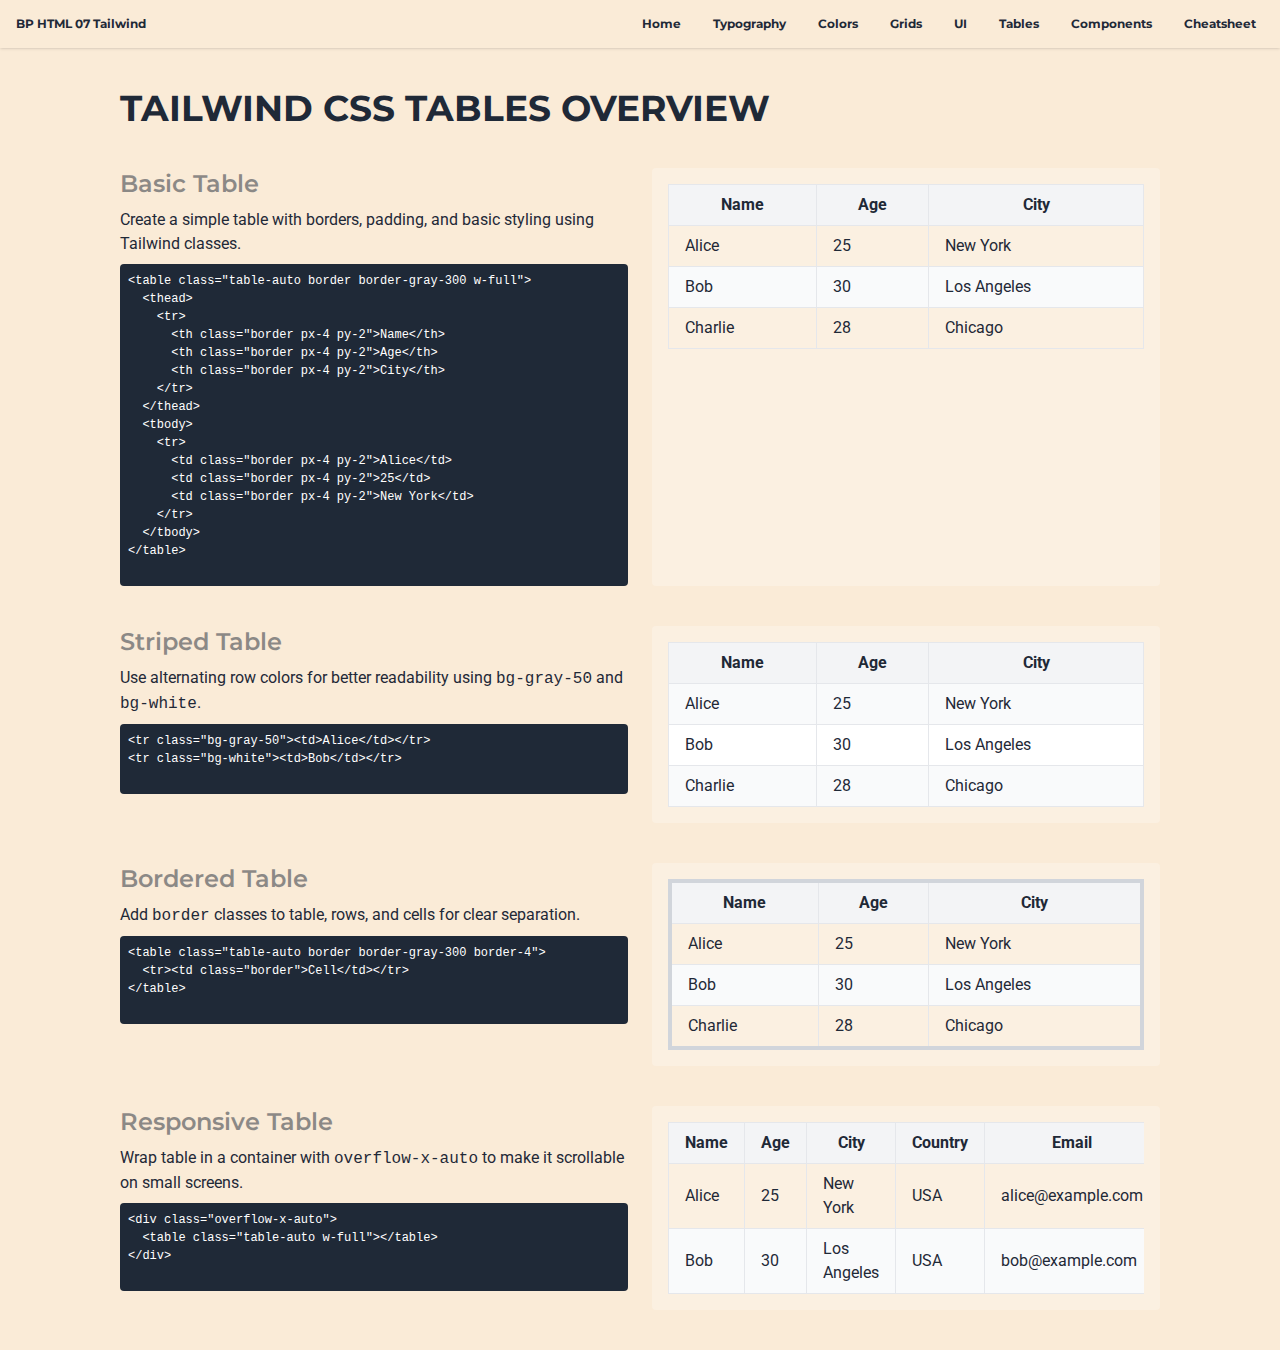
<file: page5.html>
<!DOCTYPE html>
<html lang="en">
<head>
  <meta charset="UTF-8" />
  <meta name="viewport" content="width=device-width, initial-scale=1.0" />
  <title>Tailwind Fonts Overview</title>
  <link href="./dist/output.css" rel="stylesheet">
  <link rel="stylesheet" href="assets/styles.css">
  <link rel="stylesheet" href="assets/flexboxes.css">
  <link rel="stylesheet" href="assets/nav.css">
  <link rel="stylesheet" href="assets/typography.css">
</head>
<body class="font-sans text-gray-800
">
  <!-- Header Navigation -->
  <header class="w-full shadow p-4 flex items-center justify-between">
    <div class="montserrat-bold text-xs md:text-xl font-bold">BP HTML 07 Tailwind</div>

    <nav>
       <ul class="flex space-x-4 text-xs">
        <li><a class="px-2 py-2 rounded color-white hover:bg-white  " href="index.html">Home</a></li>
        <li><a class="px-2 py-2 rounded color-white hover:bg-white  " href="page1.html">Typography</a></li>
        <li><a class="px-2 py-2 rounded color-white hover:bg-white  " href="page2.html">Colors</a></li>
        <li><a class="px-2 py-2 rounded color-white hover:bg-white  " href="page3.html">Grids</a></li> 
        <li><a class="px-2 py-2 rounded color-white hover:bg-white  " href="page4.html">UI</a></li>
        <li><a class="px-2 py-2 rounded color-white hover:bg-white  " href="page5.html">Tables</a></li>
        <li><a class="px-2 py-2 rounded color-white hover:bg-white  " href="page6.html">Components</a></li> 
        <li><a class="px-2 py-2 rounded color-white hover:bg-white  " href="page7.html">Cheatsheet</a></li> 
      </ul>
    </nav>
  </header>
  <div class="mx-auto p-4 flex">
    <!-- Main Content -->
      

<main class="container p-6 rounded space-y-10">
  <h1 class="text-4xl font-bold mb-8 ">Tailwind CSS Tables Overview</h1>

  <!-- Basic Table -->
  <section class="grid grid-cols-2 gap-6">
    <div>
      <h2 class="text-2xl font-semibold mb-2">Basic Table</h2>
      <p>Create a simple table with borders, padding, and basic styling using Tailwind classes.</p>
      <pre class="bg-gray-800 text-white p-2 rounded font-mono mt-2">
&lt;table class="table-auto border border-gray-300 w-full"&gt;
  &lt;thead&gt;
    &lt;tr&gt;
      &lt;th class="border px-4 py-2"&gt;Name&lt;/th&gt;
      &lt;th class="border px-4 py-2"&gt;Age&lt;/th&gt;
      &lt;th class="border px-4 py-2"&gt;City&lt;/th&gt;
    &lt;/tr&gt;
  &lt;/thead&gt;
  &lt;tbody&gt;
    &lt;tr&gt;
      &lt;td class="border px-4 py-2"&gt;Alice&lt;/td&gt;
      &lt;td class="border px-4 py-2"&gt;25&lt;/td&gt;
      &lt;td class="border px-4 py-2"&gt;New York&lt;/td&gt;
    &lt;/tr&gt;
  &lt;/tbody&gt;
&lt;/table&gt;
      </pre>
    </div>
    <div class="space-y-1 p-4 bg-white/25 rounded overflow-x-auto">
      <table class="table-auto border border-gray-300 w-full">
        <thead>
          <tr class="bg-gray-100">
            <th class="border px-4 py-2">Name</th>
            <th class="border px-4 py-2">Age</th>
            <th class="border px-4 py-2">City</th>
          </tr>
        </thead>
        <tbody>
          <tr>
            <td class="border px-4 py-2">Alice</td>
            <td class="border px-4 py-2">25</td>
            <td class="border px-4 py-2">New York</td>
          </tr>
          <tr class="bg-gray-50">
            <td class="border px-4 py-2">Bob</td>
            <td class="border px-4 py-2">30</td>
            <td class="border px-4 py-2">Los Angeles</td>
          </tr>
          <tr>
            <td class="border px-4 py-2">Charlie</td>
            <td class="border px-4 py-2">28</td>
            <td class="border px-4 py-2">Chicago</td>
          </tr>
        </tbody>
      </table>
    </div>
  </section>

  <!-- Striped Table -->
  <section class="grid grid-cols-2 gap-6">
    <div>
      <h2 class="text-2xl font-semibold mb-2">Striped Table</h2>
      <p>Use alternating row colors for better readability using <code>bg-gray-50</code> and <code>bg-white</code>.</p>
      <pre class="bg-gray-800 text-white p-2 rounded font-mono mt-2">
&lt;tr class="bg-gray-50"&gt;&lt;td&gt;Alice&lt;/td&gt;&lt;/tr&gt;
&lt;tr class="bg-white"&gt;&lt;td&gt;Bob&lt;/td&gt;&lt;/tr&gt;
      </pre>
    </div>
    <div class="space-y-1 p-4 bg-white/25 rounded overflow-x-auto">
      <table class="table-auto border border-gray-300 w-full">
        <thead>
          <tr class="bg-gray-100">
            <th class="border px-4 py-2">Name</th>
            <th class="border px-4 py-2">Age</th>
            <th class="border px-4 py-2">City</th>
          </tr>
        </thead>
        <tbody>
          <tr class="bg-gray-50">
            <td class="border px-4 py-2">Alice</td>
            <td class="border px-4 py-2">25</td>
            <td class="border px-4 py-2">New York</td>
          </tr>
          <tr class="bg-white">
            <td class="border px-4 py-2">Bob</td>
            <td class="border px-4 py-2">30</td>
            <td class="border px-4 py-2">Los Angeles</td>
          </tr>
          <tr class="bg-gray-50">
            <td class="border px-4 py-2">Charlie</td>
            <td class="border px-4 py-2">28</td>
            <td class="border px-4 py-2">Chicago</td>
          </tr>
        </tbody>
      </table>
    </div>
  </section>

  <!-- Bordered Table -->
  <section class="grid grid-cols-2 gap-6">
    <div>
      <h2 class="text-2xl font-semibold mb-2">Bordered Table</h2>
      <p>Add <code>border</code> classes to table, rows, and cells for clear separation.</p>
      <pre class="bg-gray-800 text-white p-2 rounded font-mono mt-2">
&lt;table class="table-auto border border-gray-300 border-4"&gt;
  &lt;tr&gt;&lt;td class="border"&gt;Cell&lt;/td&gt;&lt;/tr&gt;
&lt;/table&gt;
      </pre>
    </div>
    <div class="space-y-1 p-4 bg-white/25 rounded overflow-x-auto">
      <table class="table-auto border border-gray-300 border-4 w-full">
        <thead>
          <tr class="bg-gray-100">
            <th class="border px-4 py-2">Name</th>
            <th class="border px-4 py-2">Age</th>
            <th class="border px-4 py-2">City</th>
          </tr>
        </thead>
        <tbody>
          <tr>
            <td class="border px-4 py-2">Alice</td>
            <td class="border px-4 py-2">25</td>
            <td class="border px-4 py-2">New York</td>
          </tr>
          <tr class="bg-gray-50">
            <td class="border px-4 py-2">Bob</td>
            <td class="border px-4 py-2">30</td>
            <td class="border px-4 py-2">Los Angeles</td>
          </tr>
          <tr>
            <td class="border px-4 py-2">Charlie</td>
            <td class="border px-4 py-2">28</td>
            <td class="border px-4 py-2">Chicago</td>
          </tr>
        </tbody>
      </table>
    </div>
  </section>

  <!-- Responsive Table -->
  <section class="grid grid-cols-2 gap-6">
    <div>
      <h2 class="text-2xl font-semibold mb-2">Responsive Table</h2>
      <p>Wrap table in a container with <code>overflow-x-auto</code> to make it scrollable on small screens.</p>
      <pre class="bg-gray-800 text-white p-2 rounded font-mono mt-2">
&lt;div class="overflow-x-auto"&gt;
  &lt;table class="table-auto w-full"&gt;&lt;/table&gt;
&lt;/div&gt;
      </pre>
    </div>
    <div class="space-y-1 p-4 bg-white/25 rounded overflow-x-auto">
      <div class="overflow-x-auto">
        <table class="table-auto border border-gray-300 w-full">
          <thead>
            <tr class="bg-gray-100">
              <th class="border px-4 py-2">Name</th>
              <th class="border px-4 py-2">Age</th>
              <th class="border px-4 py-2">City</th>
              <th class="border px-4 py-2">Country</th>
              <th class="border px-4 py-2">Email</th>
            </tr>
          </thead>
          <tbody>
            <tr>
              <td class="border px-4 py-2">Alice</td>
              <td class="border px-4 py-2">25</td>
              <td class="border px-4 py-2">New York</td>
              <td class="border px-4 py-2">USA</td>
              <td class="border px-4 py-2">alice@example.com</td>
            </tr>
            <tr class="bg-gray-50">
              <td class="border px-4 py-2">Bob</td>
              <td class="border px-4 py-2">30</td>
              <td class="border px-4 py-2">Los Angeles</td>
              <td class="border px-4 py-2">USA</td>
              <td class="border px-4 py-2">bob@example.com</td>
            </tr>
          </tbody>
        </table>
      </div>
    </div>
  </section>
</main>
    




  </div>
</body>
</html>
</file>
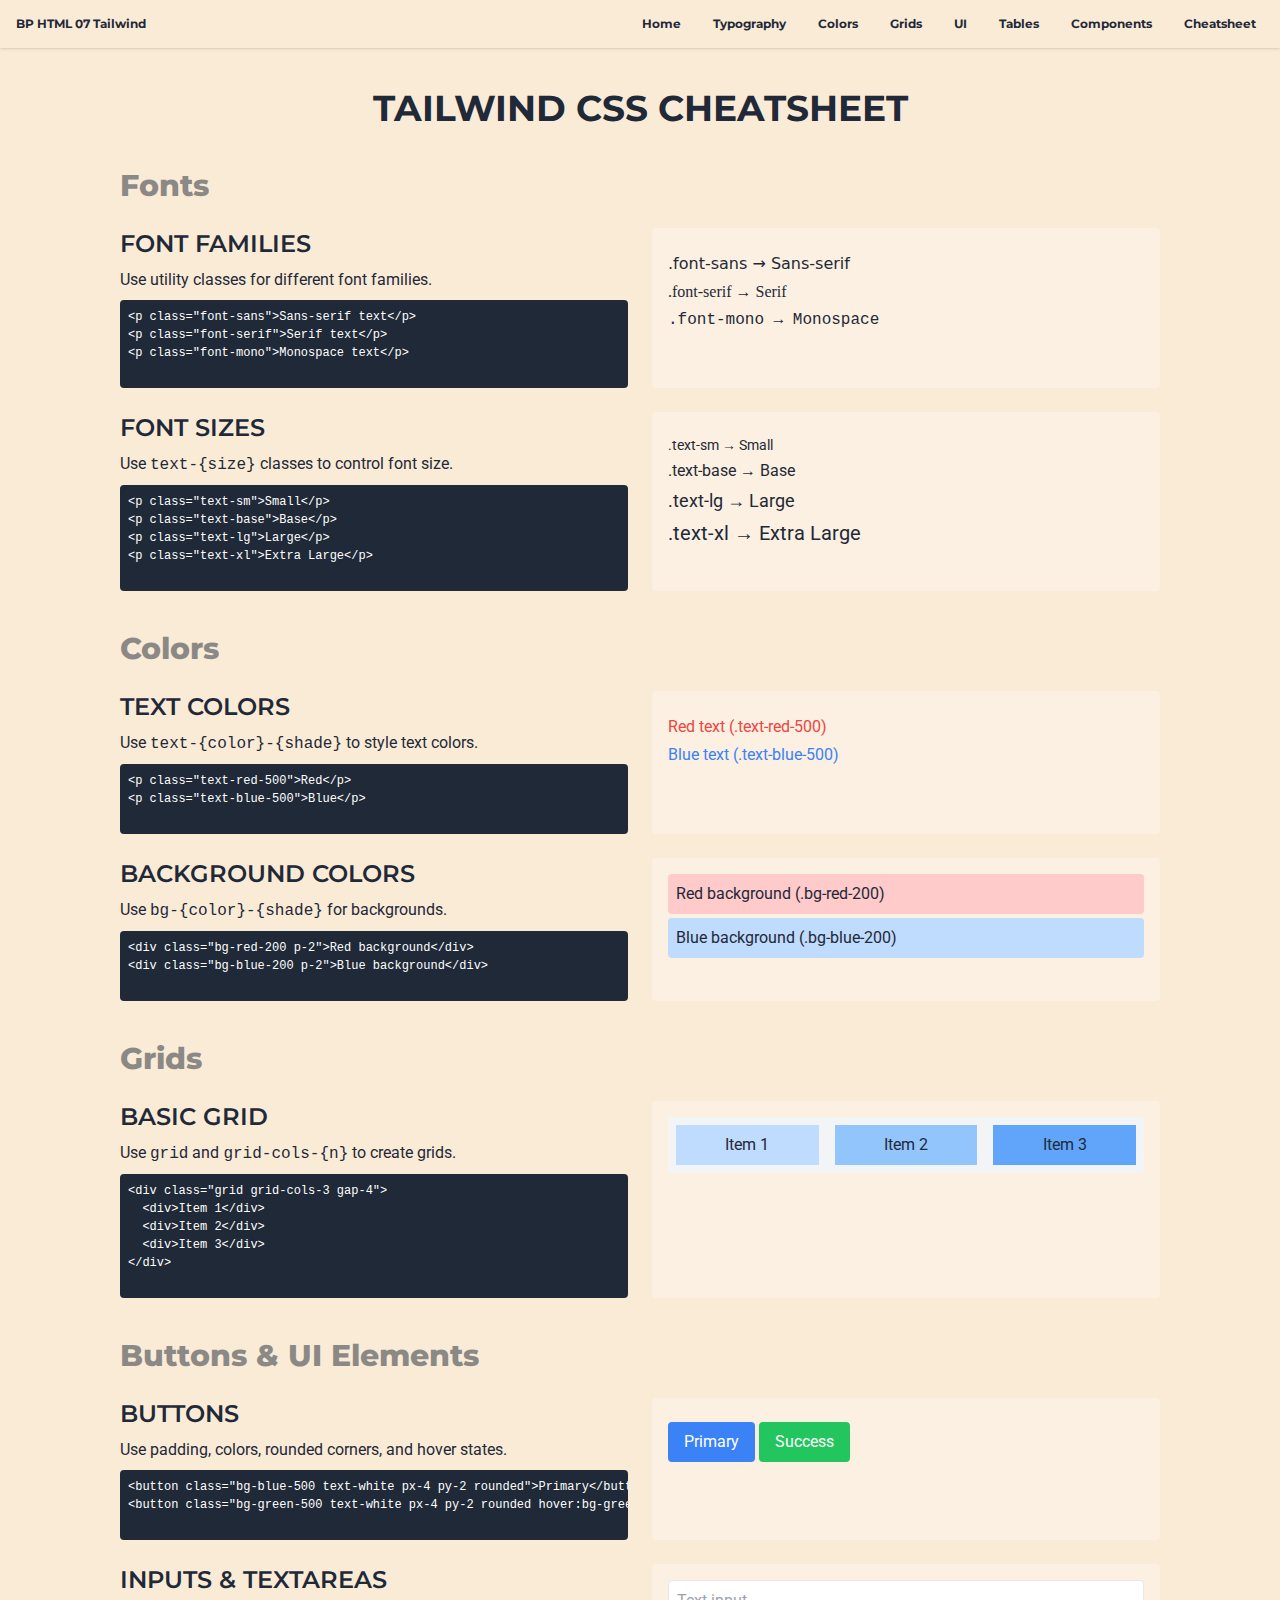
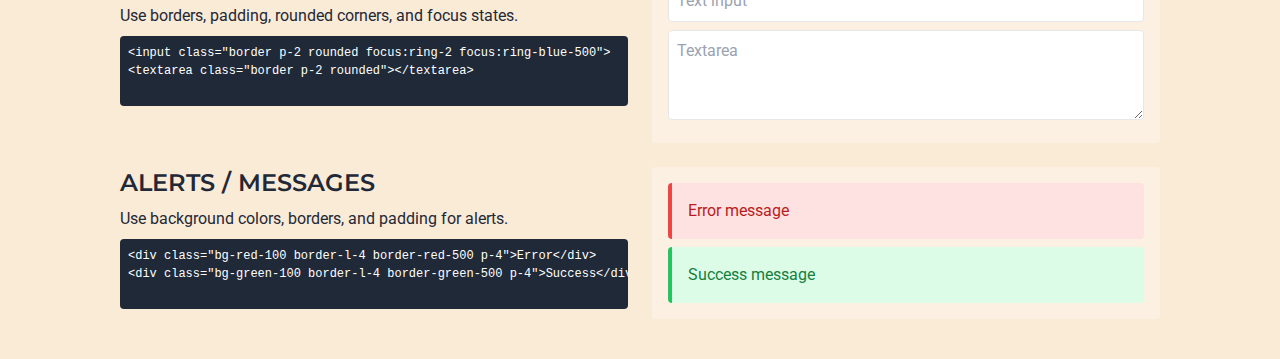
<file: page7 copy.html>
<!DOCTYPE html>
<html lang="en">
<head>
  <meta charset="UTF-8" />
  <meta name="viewport" content="width=device-width, initial-scale=1.0" />
  <title>Tailwind Fonts Overview</title>
  <link href="./dist/output.css" rel="stylesheet">
  <link rel="stylesheet" href="assets/styles.css">
  <link rel="stylesheet" href="assets/flexboxes.css">
  <link rel="stylesheet" href="assets/nav.css">
  <link rel="stylesheet" href="assets/typography.css">
</head>
<body class="font-sans text-gray-800
">
  <!-- Header Navigation -->
  <header class="w-full shadow p-4 flex items-center justify-between">
    <div class="montserrat-bold text-xs md:text-xl font-bold">BP HTML 07 Tailwind</div>

    <nav>
      <ul class="flex space-x-4 text-xs">
        <li><a class="px-2 py-2 rounded color-white hover:bg-white  " href="index.html">Home</a></li>
        <li><a class="px-2 py-2 rounded color-white hover:bg-white  " href="page1.html">Typography</a></li>
        <li><a class="px-2 py-2 rounded color-white hover:bg-white  " href="page2.html">Colors</a></li>
        <li><a class="px-2 py-2 rounded color-white hover:bg-white  " href="page3.html">Grids</a></li> 
        <li><a class="px-2 py-2 rounded color-white hover:bg-white  " href="page4.html">UI</a></li>
        <li><a class="px-2 py-2 rounded color-white hover:bg-white  " href="page5.html">Tables</a></li>
        <li><a class="px-2 py-2 rounded color-white hover:bg-white  " href="page6.html">Components</a></li> 
        <li><a class="px-2 py-2 rounded color-white hover:bg-white  " href="page7.html">Cheatsheet</a></li> 
      </ul>
    </nav>
  </header>
  <div class="mx-auto p-4 flex">
    <!-- Main Content -->
      

    
<main class="container p-6 rounded space-y-10">

  <h1 class="text-4xl font-bold mb-8 text-center">Tailwind CSS Cheatsheet</h1>

  <!-- Fonts Section -->
  <section class="space-y-6">
    <h2 class="text-3xl font-extrabold mb-4">Fonts</h2>

    <!-- Font Families -->
    <div class="grid grid-cols-2 gap-6">
      <div>
        <h3 class="text-2xl font-semibold mb-2">Font Families</h3>
        <p>Use utility classes for different font families.</p>
        <pre class="bg-gray-800 text-white p-2 rounded font-mono mt-2">
&lt;p class="font-sans"&gt;Sans-serif text&lt;/p&gt;
&lt;p class="font-serif"&gt;Serif text&lt;/p&gt;
&lt;p class="font-mono"&gt;Monospace text&lt;/p&gt;
        </pre>
      </div>
      <div class="space-y-1 p-4 bg-white/25 rounded">
        <p class="font-sans">.font-sans → Sans-serif</p>
        <p class="font-serif">.font-serif → Serif</p>
        <p class="font-mono">.font-mono → Monospace</p>
      </div>
    </div>

    <!-- Font Sizes -->
    <div class="grid grid-cols-2 gap-6">
      <div>
        <h3 class="text-2xl font-semibold mb-2">Font Sizes</h3>
        <p>Use <code>text-{size}</code> classes to control font size.</p>
        <pre class="bg-gray-800 text-white p-2 rounded font-mono mt-2">
&lt;p class="text-sm"&gt;Small&lt;/p&gt;
&lt;p class="text-base"&gt;Base&lt;/p&gt;
&lt;p class="text-lg"&gt;Large&lt;/p&gt;
&lt;p class="text-xl"&gt;Extra Large&lt;/p&gt;
        </pre>
      </div>
      <div class="space-y-1 p-4 bg-white/25 rounded">
        <p class="text-sm">.text-sm → Small</p>
        <p class="text-base">.text-base → Base</p>
        <p class="text-lg">.text-lg → Large</p>
        <p class="text-xl">.text-xl → Extra Large</p>
      </div>
    </div>
  </section>

  <!-- Colors Section -->
  <section class="space-y-6">
    <h2 class="text-3xl font-extrabold mb-4">Colors</h2>

    <!-- Text Colors -->
    <div class="grid grid-cols-2 gap-6">
      <div>
        <h3 class="text-2xl font-semibold mb-2">Text Colors</h3>
        <p>Use <code>text-{color}-{shade}</code> to style text colors.</p>
        <pre class="bg-gray-800 text-white p-2 rounded font-mono mt-2">
&lt;p class="text-red-500"&gt;Red&lt;/p&gt;
&lt;p class="text-blue-500"&gt;Blue&lt;/p&gt;
        </pre>
      </div>
      <div class="space-y-1 p-4 bg-white/25 rounded">
        <p class="text-red-500">Red text (.text-red-500)</p>
        <p class="text-blue-500">Blue text (.text-blue-500)</p>
      </div>
    </div>

    <!-- Background Colors -->
    <div class="grid grid-cols-2 gap-6">
      <div>
        <h3 class="text-2xl font-semibold mb-2">Background Colors</h3>
        <p>Use <code>bg-{color}-{shade}</code> for backgrounds.</p>
        <pre class="bg-gray-800 text-white p-2 rounded font-mono mt-2">
&lt;div class="bg-red-200 p-2"&gt;Red background&lt;/div&gt;
&lt;div class="bg-blue-200 p-2"&gt;Blue background&lt;/div&gt;
        </pre>
      </div>
      <div class="space-y-1 p-4 bg-white/25 rounded">
        <div class="bg-red-200 p-2 rounded">Red background (.bg-red-200)</div>
        <div class="bg-blue-200 p-2 rounded">Blue background (.bg-blue-200)</div>
      </div>
    </div>
  </section>

  <!-- Grids Section -->
  <section class="space-y-6">
    <h2 class="text-3xl font-extrabold mb-4">Grids</h2>

    <!-- Grid Example -->
    <div class="grid grid-cols-2 gap-6">
      <div>
        <h3 class="text-2xl font-semibold mb-2">Basic Grid</h3>
        <p>Use <code>grid</code> and <code>grid-cols-{n}</code> to create grids.</p>
        <pre class="bg-gray-800 text-white p-2 rounded font-mono mt-2">
&lt;div class="grid grid-cols-3 gap-4"&gt;
  &lt;div&gt;Item 1&lt;/div&gt;
  &lt;div&gt;Item 2&lt;/div&gt;
  &lt;div&gt;Item 3&lt;/div&gt;
&lt;/div&gt;
        </pre>
      </div>
      <div class="space-y-1 p-4 bg-white/25 rounded">
        <div class="grid grid-cols-3 gap-4 p-2 bg-gray-100 rounded">
          <div class="bg-blue-200 p-2 text-center">Item 1</div>
          <div class="bg-blue-300 p-2 text-center">Item 2</div>
          <div class="bg-blue-400 p-2 text-center">Item 3</div>
        </div>
      </div>
    </div>
  </section>

  <!-- Buttons & UI Section -->
  <section class="space-y-6">
    <h2 class="text-3xl font-extrabold mb-4">Buttons & UI Elements</h2>

    <!-- Buttons -->
    <div class="grid grid-cols-2 gap-6">
      <div>
        <h3 class="text-2xl font-semibold mb-2">Buttons</h3>
        <p>Use padding, colors, rounded corners, and hover states.</p>
        <pre class="bg-gray-800 text-white p-2 rounded font-mono mt-2">
&lt;button class="bg-blue-500 text-white px-4 py-2 rounded"&gt;Primary&lt;/button&gt;
&lt;button class="bg-green-500 text-white px-4 py-2 rounded hover:bg-green-600"&gt;Success&lt;/button&gt;
        </pre>
      </div>
      <div class="space-y-2 p-4 bg-white/25 rounded">
        <button class="bg-blue-500 text-white px-4 py-2 rounded">Primary</button>
        <button class="bg-green-500 text-white px-4 py-2 rounded hover:bg-green-600">Success</button>
      </div>
    </div>

    <!-- Inputs -->
    <div class="grid grid-cols-2 gap-6">
      <div>
        <h3 class="text-2xl font-semibold mb-2">Inputs & Textareas</h3>
        <p>Use borders, padding, rounded corners, and focus states.</p>
        <pre class="bg-gray-800 text-white p-2 rounded font-mono mt-2">
&lt;input class="border p-2 rounded focus:ring-2 focus:ring-blue-500"&gt;
&lt;textarea class="border p-2 rounded"&gt;&lt;/textarea&gt;
        </pre>
      </div>
      <div class="space-y-2 p-4 bg-white/25 rounded">
        <input type="text" class="border p-2 rounded focus:ring-2 focus:ring-blue-500 w-full" placeholder="Text input">
        <textarea class="border p-2 rounded w-full" rows="3" placeholder="Textarea"></textarea>
      </div>
    </div>

    <!-- Alerts -->
    <div class="grid grid-cols-2 gap-6">
      <div>
        <h3 class="text-2xl font-semibold mb-2">Alerts / Messages</h3>
        <p>Use background colors, borders, and padding for alerts.</p>
        <pre class="bg-gray-800 text-white p-2 rounded font-mono mt-2">
&lt;div class="bg-red-100 border-l-4 border-red-500 p-4"&gt;Error&lt;/div&gt;
&lt;div class="bg-green-100 border-l-4 border-green-500 p-4"&gt;Success&lt;/div&gt;
        </pre>
      </div>
      <div class="space-y-2 p-4 bg-white/25 rounded">
        <div class="bg-red-100 border-l-4 border-red-500 text-red-700 p-4 rounded">Error message</div>
        <div class="bg-green-100 border-l-4 border-green-500 text-green-700 p-4 rounded">Success message</div>
      </div>
    </div>

  </section>

</main>




  </div>
</body>
</html>
</file>
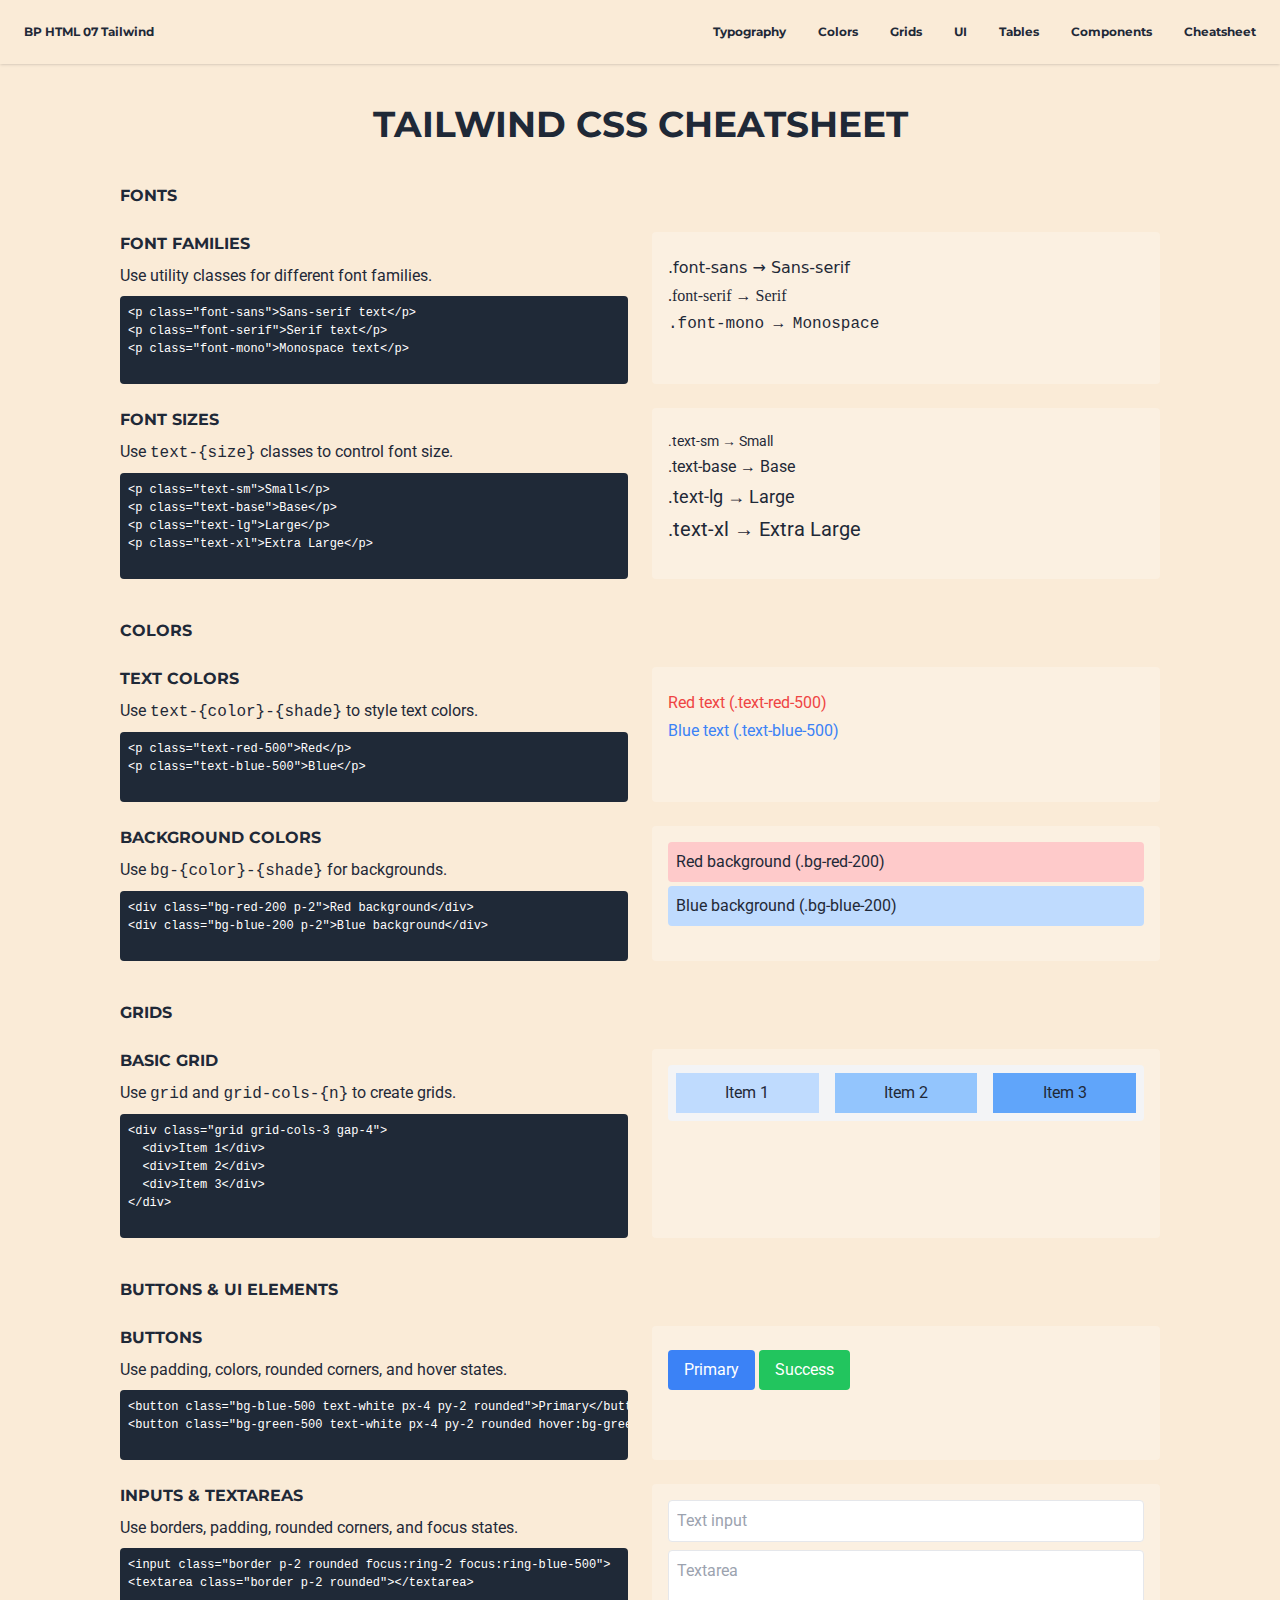
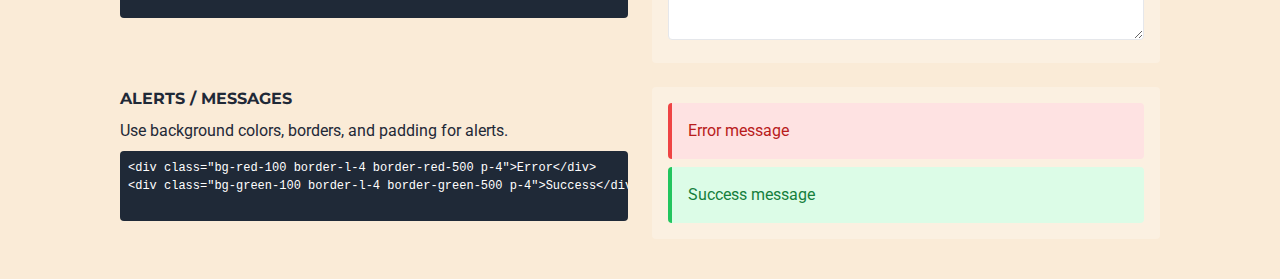
<file: page7.html>
<!DOCTYPE html>
<html lang="en">
<head>
  <meta charset="UTF-8" />
  <meta name="viewport" content="width=device-width, initial-scale=1.0" />
  <title>Tailwind Fonts Overview</title>
  <link href="./dist/output.css" rel="stylesheet">
  <link rel="stylesheet" href="assets/styles.css">
  <link rel="stylesheet" href="assets/flexboxes.css">
  <link rel="stylesheet" href="assets/nav.css">
  <link rel="stylesheet" href="assets/typography.css">
</head>
<body class="font-sans text-gray-800
">
  <!-- Header Navigation -->
  <header class="w-full shadow p-4 flex items-center justify-between">
    <a class="px-2 py-2 rounded text-xs " href="index.html">BP HTML 07 Tailwind</a>

    <nav>
      <ul class="flex space-x-4 text-xs">
         <li><a class="px-2 py-2 rounded color-white hover:bg-white  " href="page1.html">Typography</a></li>
        <li><a class="px-2 py-2 rounded color-white hover:bg-white  " href="page2.html">Colors</a></li>
        <li><a class="px-2 py-2 rounded color-white hover:bg-white  " href="page3.html">Grids</a></li> 
        <li><a class="px-2 py-2 rounded color-white hover:bg-white  " href="page4.html">UI</a></li>
        <li><a class="px-2 py-2 rounded color-white hover:bg-white  " href="page5.html">Tables</a></li>
        <li><a class="px-2 py-2 rounded color-white hover:bg-white  " href="page6.html">Components</a></li> 
        <li><a class="px-2 py-2 rounded color-white hover:bg-white  " href="page7.html">Cheatsheet</a></li> 
      </ul>
    </nav>
  </header>
  <div class="mx-auto p-4 flex">
    <!-- Main Content -->
      

    
<main class="container p-6 rounded space-y-10">

  <h1 class="text-4xl font-bold mb-8 text-center">Tailwind CSS Cheatsheet</h1>

  <!-- Fonts Section -->
  <section class="space-y-6">
    <h3 class="mb-4">Fonts</h3>

    <!-- Font Families -->
    <div class="grid grid-cols-2 gap-6">
      <div>
         <h3>Font Families</h3>
        <p>Use utility classes for different font families.</p>
        <pre class="bg-gray-800 text-white p-2 rounded font-mono mt-2">
&lt;p class="font-sans"&gt;Sans-serif text&lt;/p&gt;
&lt;p class="font-serif"&gt;Serif text&lt;/p&gt;
&lt;p class="font-mono"&gt;Monospace text&lt;/p&gt;
        </pre>
      </div>
      <div class="space-y-1 p-4 bg-white/25 rounded">
        <p class="font-sans">.font-sans → Sans-serif</p>
        <p class="font-serif">.font-serif → Serif</p>
        <p class="font-mono">.font-mono → Monospace</p>
      </div>
    </div>

    <!-- Font Sizes -->
    <div class="grid grid-cols-2 gap-6">
      <div>
        <h3>Font Sizes</h3>
        <p>Use <code>text-{size}</code> classes to control font size.</p>
        <pre class="bg-gray-800 text-white p-2 rounded font-mono mt-2">
&lt;p class="text-sm"&gt;Small&lt;/p&gt;
&lt;p class="text-base"&gt;Base&lt;/p&gt;
&lt;p class="text-lg"&gt;Large&lt;/p&gt;
&lt;p class="text-xl"&gt;Extra Large&lt;/p&gt;
        </pre>
      </div>
      <div class="space-y-1 p-4 bg-white/25 rounded">
        <p class="text-sm">.text-sm → Small</p>
        <p class="text-base">.text-base → Base</p>
        <p class="text-lg">.text-lg → Large</p>
        <p class="text-xl">.text-xl → Extra Large</p>
      </div>
    </div>
  </section>

  <!-- Colors Section -->
  <section class="space-y-6">
    <h3 class="mb-4">Colors</h3>

    <!-- Text Colors -->
    <div class="grid grid-cols-2 gap-6">
      <div>
         <h3>Text Colors</h3>
        <p>Use <code>text-{color}-{shade}</code> to style text colors.</p>
        <pre class="bg-gray-800 text-white p-2 rounded font-mono mt-2">
&lt;p class="text-red-500"&gt;Red&lt;/p&gt;
&lt;p class="text-blue-500"&gt;Blue&lt;/p&gt;
        </pre>
      </div>
      <div class="space-y-1 p-4 bg-white/25 rounded">
        <p class="text-red-500">Red text (.text-red-500)</p>
        <p class="text-blue-500">Blue text (.text-blue-500)</p>
      </div>
    </div>

    <!-- Background Colors -->
    <div class="grid grid-cols-2 gap-6">
      <div>
         <h3>Background Colors</h3>
        <p>Use <code>bg-{color}-{shade}</code> for backgrounds.</p>
        <pre class="bg-gray-800 text-white p-2 rounded font-mono mt-2">
&lt;div class="bg-red-200 p-2"&gt;Red background&lt;/div&gt;
&lt;div class="bg-blue-200 p-2"&gt;Blue background&lt;/div&gt;
        </pre>
      </div>
      <div class="space-y-1 p-4 bg-white/25 rounded">
        <div class="bg-red-200 p-2 rounded">Red background (.bg-red-200)</div>
        <div class="bg-blue-200 p-2 rounded">Blue background (.bg-blue-200)</div>
      </div>
    </div>
  </section>

  <!-- Grids Section -->
  <section class="space-y-6">
    <h3 class="mb-4">Grids</h3>

    <!-- Grid Example -->
    <div class="grid grid-cols-2 gap-6">
      <div>
         <h3>Basic Grid</h3>
        <p>Use <code>grid</code> and <code>grid-cols-{n}</code> to create grids.</p>
        <pre class="bg-gray-800 text-white p-2 rounded font-mono mt-2">
&lt;div class="grid grid-cols-3 gap-4"&gt;
  &lt;div&gt;Item 1&lt;/div&gt;
  &lt;div&gt;Item 2&lt;/div&gt;
  &lt;div&gt;Item 3&lt;/div&gt;
&lt;/div&gt;
        </pre>
      </div>
      <div class="space-y-1 p-4 bg-white/25 rounded">
        <div class="grid grid-cols-3 gap-4 p-2 bg-gray-100 rounded">
          <div class="bg-blue-200 p-2 text-center">Item 1</div>
          <div class="bg-blue-300 p-2 text-center">Item 2</div>
          <div class="bg-blue-400 p-2 text-center">Item 3</div>
        </div>
      </div>
    </div>
  </section>

  <!-- Buttons & UI Section -->
  <section class="space-y-6">
    <h3 class="mb-4">Buttons & UI Elements</h3>

    <!-- Buttons -->
    <div class="grid grid-cols-2 gap-6">
      <div>
         <h3>Buttons</h3>
        <p>Use padding, colors, rounded corners, and hover states.</p>
        <pre class="bg-gray-800 text-white p-2 rounded font-mono mt-2">
&lt;button class="bg-blue-500 text-white px-4 py-2 rounded"&gt;Primary&lt;/button&gt;
&lt;button class="bg-green-500 text-white px-4 py-2 rounded hover:bg-green-600"&gt;Success&lt;/button&gt;
        </pre>
      </div>
      <div class="space-y-2 p-4 bg-white/25 rounded">
        <button class="bg-blue-500 text-white px-4 py-2 rounded">Primary</button>
        <button class="bg-green-500 text-white px-4 py-2 rounded hover:bg-green-600">Success</button>
      </div>
    </div>

    <!-- Inputs -->
    <div class="grid grid-cols-2 gap-6">
      <div>
         <h3>Inputs & Textareas</h3>
        <p>Use borders, padding, rounded corners, and focus states.</p>
        <pre class="bg-gray-800 text-white p-2 rounded font-mono mt-2">
&lt;input class="border p-2 rounded focus:ring-2 focus:ring-blue-500"&gt;
&lt;textarea class="border p-2 rounded"&gt;&lt;/textarea&gt;
        </pre>
      </div>
      <div class="space-y-2 p-4 bg-white/25 rounded">
        <input type="text" class="border p-2 rounded focus:ring-2 focus:ring-blue-500 w-full" placeholder="Text input">
        <textarea class="border p-2 rounded w-full" rows="3" placeholder="Textarea"></textarea>
      </div>
    </div>

    <!-- Alerts -->
    <div class="grid grid-cols-2 gap-6">
      <div>
         <h3>Alerts / Messages</h3>
        <p>Use background colors, borders, and padding for alerts.</p>
        <pre class="bg-gray-800 text-white p-2 rounded font-mono mt-2">
&lt;div class="bg-red-100 border-l-4 border-red-500 p-4"&gt;Error&lt;/div&gt;
&lt;div class="bg-green-100 border-l-4 border-green-500 p-4"&gt;Success&lt;/div&gt;
        </pre>
      </div>
      <div class="space-y-2 p-4 bg-white/25 rounded">
        <div class="bg-red-100 border-l-4 border-red-500 text-red-700 p-4 rounded">Error message</div>
        <div class="bg-green-100 border-l-4 border-green-500 text-green-700 p-4 rounded">Success message</div>
      </div>
    </div>

  </section>

</main>




  </div>
</body>
</html>
</file>
<file: dist/output.css>
*, ::before, ::after {
  --tw-border-spacing-x: 0;
  --tw-border-spacing-y: 0;
  --tw-translate-x: 0;
  --tw-translate-y: 0;
  --tw-rotate: 0;
  --tw-skew-x: 0;
  --tw-skew-y: 0;
  --tw-scale-x: 1;
  --tw-scale-y: 1;
  --tw-pan-x:  ;
  --tw-pan-y:  ;
  --tw-pinch-zoom:  ;
  --tw-scroll-snap-strictness: proximity;
  --tw-gradient-from-position:  ;
  --tw-gradient-via-position:  ;
  --tw-gradient-to-position:  ;
  --tw-ordinal:  ;
  --tw-slashed-zero:  ;
  --tw-numeric-figure:  ;
  --tw-numeric-spacing:  ;
  --tw-numeric-fraction:  ;
  --tw-ring-inset:  ;
  --tw-ring-offset-width: 0px;
  --tw-ring-offset-color: #fff;
  --tw-ring-color: rgb(59 130 246 / 0.5);
  --tw-ring-offset-shadow: 0 0 #0000;
  --tw-ring-shadow: 0 0 #0000;
  --tw-shadow: 0 0 #0000;
  --tw-shadow-colored: 0 0 #0000;
  --tw-blur:  ;
  --tw-brightness:  ;
  --tw-contrast:  ;
  --tw-grayscale:  ;
  --tw-hue-rotate:  ;
  --tw-invert:  ;
  --tw-saturate:  ;
  --tw-sepia:  ;
  --tw-drop-shadow:  ;
  --tw-backdrop-blur:  ;
  --tw-backdrop-brightness:  ;
  --tw-backdrop-contrast:  ;
  --tw-backdrop-grayscale:  ;
  --tw-backdrop-hue-rotate:  ;
  --tw-backdrop-invert:  ;
  --tw-backdrop-opacity:  ;
  --tw-backdrop-saturate:  ;
  --tw-backdrop-sepia:  ;
  --tw-contain-size:  ;
  --tw-contain-layout:  ;
  --tw-contain-paint:  ;
  --tw-contain-style:  ;
}

::backdrop {
  --tw-border-spacing-x: 0;
  --tw-border-spacing-y: 0;
  --tw-translate-x: 0;
  --tw-translate-y: 0;
  --tw-rotate: 0;
  --tw-skew-x: 0;
  --tw-skew-y: 0;
  --tw-scale-x: 1;
  --tw-scale-y: 1;
  --tw-pan-x:  ;
  --tw-pan-y:  ;
  --tw-pinch-zoom:  ;
  --tw-scroll-snap-strictness: proximity;
  --tw-gradient-from-position:  ;
  --tw-gradient-via-position:  ;
  --tw-gradient-to-position:  ;
  --tw-ordinal:  ;
  --tw-slashed-zero:  ;
  --tw-numeric-figure:  ;
  --tw-numeric-spacing:  ;
  --tw-numeric-fraction:  ;
  --tw-ring-inset:  ;
  --tw-ring-offset-width: 0px;
  --tw-ring-offset-color: #fff;
  --tw-ring-color: rgb(59 130 246 / 0.5);
  --tw-ring-offset-shadow: 0 0 #0000;
  --tw-ring-shadow: 0 0 #0000;
  --tw-shadow: 0 0 #0000;
  --tw-shadow-colored: 0 0 #0000;
  --tw-blur:  ;
  --tw-brightness:  ;
  --tw-contrast:  ;
  --tw-grayscale:  ;
  --tw-hue-rotate:  ;
  --tw-invert:  ;
  --tw-saturate:  ;
  --tw-sepia:  ;
  --tw-drop-shadow:  ;
  --tw-backdrop-blur:  ;
  --tw-backdrop-brightness:  ;
  --tw-backdrop-contrast:  ;
  --tw-backdrop-grayscale:  ;
  --tw-backdrop-hue-rotate:  ;
  --tw-backdrop-invert:  ;
  --tw-backdrop-opacity:  ;
  --tw-backdrop-saturate:  ;
  --tw-backdrop-sepia:  ;
  --tw-contain-size:  ;
  --tw-contain-layout:  ;
  --tw-contain-paint:  ;
  --tw-contain-style:  ;
}

/*
! tailwindcss v3.4.17 | MIT License | https://tailwindcss.com
*/

/*
1. Prevent padding and border from affecting element width. (https://github.com/mozdevs/cssremedy/issues/4)
2. Allow adding a border to an element by just adding a border-width. (https://github.com/tailwindcss/tailwindcss/pull/116)
*/

*,
::before,
::after {
  box-sizing: border-box;
  /* 1 */
  border-width: 0;
  /* 2 */
  border-style: solid;
  /* 2 */
  border-color: #e5e7eb;
  /* 2 */
}

::before,
::after {
  --tw-content: '';
}

/*
1. Use a consistent sensible line-height in all browsers.
2. Prevent adjustments of font size after orientation changes in iOS.
3. Use a more readable tab size.
4. Use the user's configured `sans` font-family by default.
5. Use the user's configured `sans` font-feature-settings by default.
6. Use the user's configured `sans` font-variation-settings by default.
7. Disable tap highlights on iOS
*/

html,
:host {
  line-height: 1.5;
  /* 1 */
  -webkit-text-size-adjust: 100%;
  /* 2 */
  -moz-tab-size: 4;
  /* 3 */
  -o-tab-size: 4;
     tab-size: 4;
  /* 3 */
  font-family: ui-sans-serif, system-ui, sans-serif, "Apple Color Emoji", "Segoe UI Emoji", "Segoe UI Symbol", "Noto Color Emoji";
  /* 4 */
  font-feature-settings: normal;
  /* 5 */
  font-variation-settings: normal;
  /* 6 */
  -webkit-tap-highlight-color: transparent;
  /* 7 */
}

/*
1. Remove the margin in all browsers.
2. Inherit line-height from `html` so users can set them as a class directly on the `html` element.
*/

body {
  margin: 0;
  /* 1 */
  line-height: inherit;
  /* 2 */
}

/*
1. Add the correct height in Firefox.
2. Correct the inheritance of border color in Firefox. (https://bugzilla.mozilla.org/show_bug.cgi?id=190655)
3. Ensure horizontal rules are visible by default.
*/

hr {
  height: 0;
  /* 1 */
  color: inherit;
  /* 2 */
  border-top-width: 1px;
  /* 3 */
}

/*
Add the correct text decoration in Chrome, Edge, and Safari.
*/

abbr:where([title]) {
  -webkit-text-decoration: underline dotted;
          text-decoration: underline dotted;
}

/*
Remove the default font size and weight for headings.
*/

h1,
h2,
h3,
h4,
h5,
h6 {
  font-size: inherit;
  font-weight: inherit;
}

/*
Reset links to optimize for opt-in styling instead of opt-out.
*/

a {
  color: inherit;
  text-decoration: inherit;
}

/*
Add the correct font weight in Edge and Safari.
*/

b,
strong {
  font-weight: bolder;
}

/*
1. Use the user's configured `mono` font-family by default.
2. Use the user's configured `mono` font-feature-settings by default.
3. Use the user's configured `mono` font-variation-settings by default.
4. Correct the odd `em` font sizing in all browsers.
*/

code,
kbd,
samp,
pre {
  font-family: ui-monospace, SFMono-Regular, Menlo, Monaco, Consolas, "Liberation Mono", "Courier New", monospace;
  /* 1 */
  font-feature-settings: normal;
  /* 2 */
  font-variation-settings: normal;
  /* 3 */
  font-size: 1em;
  /* 4 */
}

/*
Add the correct font size in all browsers.
*/

small {
  font-size: 80%;
}

/*
Prevent `sub` and `sup` elements from affecting the line height in all browsers.
*/

sub,
sup {
  font-size: 75%;
  line-height: 0;
  position: relative;
  vertical-align: baseline;
}

sub {
  bottom: -0.25em;
}

sup {
  top: -0.5em;
}

/*
1. Remove text indentation from table contents in Chrome and Safari. (https://bugs.chromium.org/p/chromium/issues/detail?id=999088, https://bugs.webkit.org/show_bug.cgi?id=201297)
2. Correct table border color inheritance in all Chrome and Safari. (https://bugs.chromium.org/p/chromium/issues/detail?id=935729, https://bugs.webkit.org/show_bug.cgi?id=195016)
3. Remove gaps between table borders by default.
*/

table {
  text-indent: 0;
  /* 1 */
  border-color: inherit;
  /* 2 */
  border-collapse: collapse;
  /* 3 */
}

/*
1. Change the font styles in all browsers.
2. Remove the margin in Firefox and Safari.
3. Remove default padding in all browsers.
*/

button,
input,
optgroup,
select,
textarea {
  font-family: inherit;
  /* 1 */
  font-feature-settings: inherit;
  /* 1 */
  font-variation-settings: inherit;
  /* 1 */
  font-size: 100%;
  /* 1 */
  font-weight: inherit;
  /* 1 */
  line-height: inherit;
  /* 1 */
  letter-spacing: inherit;
  /* 1 */
  color: inherit;
  /* 1 */
  margin: 0;
  /* 2 */
  padding: 0;
  /* 3 */
}

/*
Remove the inheritance of text transform in Edge and Firefox.
*/

button,
select {
  text-transform: none;
}

/*
1. Correct the inability to style clickable types in iOS and Safari.
2. Remove default button styles.
*/

button,
input:where([type='button']),
input:where([type='reset']),
input:where([type='submit']) {
  -webkit-appearance: button;
  /* 1 */
  background-color: transparent;
  /* 2 */
  background-image: none;
  /* 2 */
}

/*
Use the modern Firefox focus style for all focusable elements.
*/

:-moz-focusring {
  outline: auto;
}

/*
Remove the additional `:invalid` styles in Firefox. (https://github.com/mozilla/gecko-dev/blob/2f9eacd9d3d995c937b4251a5557d95d494c9be1/layout/style/res/forms.css#L728-L737)
*/

:-moz-ui-invalid {
  box-shadow: none;
}

/*
Add the correct vertical alignment in Chrome and Firefox.
*/

progress {
  vertical-align: baseline;
}

/*
Correct the cursor style of increment and decrement buttons in Safari.
*/

::-webkit-inner-spin-button,
::-webkit-outer-spin-button {
  height: auto;
}

/*
1. Correct the odd appearance in Chrome and Safari.
2. Correct the outline style in Safari.
*/

[type='search'] {
  -webkit-appearance: textfield;
  /* 1 */
  outline-offset: -2px;
  /* 2 */
}

/*
Remove the inner padding in Chrome and Safari on macOS.
*/

::-webkit-search-decoration {
  -webkit-appearance: none;
}

/*
1. Correct the inability to style clickable types in iOS and Safari.
2. Change font properties to `inherit` in Safari.
*/

::-webkit-file-upload-button {
  -webkit-appearance: button;
  /* 1 */
  font: inherit;
  /* 2 */
}

/*
Add the correct display in Chrome and Safari.
*/

summary {
  display: list-item;
}

/*
Removes the default spacing and border for appropriate elements.
*/

blockquote,
dl,
dd,
h1,
h2,
h3,
h4,
h5,
h6,
hr,
figure,
p,
pre {
  margin: 0;
}

fieldset {
  margin: 0;
  padding: 0;
}

legend {
  padding: 0;
}

ol,
ul,
menu {
  list-style: none;
  margin: 0;
  padding: 0;
}

/*
Reset default styling for dialogs.
*/

dialog {
  padding: 0;
}

/*
Prevent resizing textareas horizontally by default.
*/

textarea {
  resize: vertical;
}

/*
1. Reset the default placeholder opacity in Firefox. (https://github.com/tailwindlabs/tailwindcss/issues/3300)
2. Set the default placeholder color to the user's configured gray 400 color.
*/

input::-moz-placeholder, textarea::-moz-placeholder {
  opacity: 1;
  /* 1 */
  color: #9ca3af;
  /* 2 */
}

input::placeholder,
textarea::placeholder {
  opacity: 1;
  /* 1 */
  color: #9ca3af;
  /* 2 */
}

/*
Set the default cursor for buttons.
*/

button,
[role="button"] {
  cursor: pointer;
}

/*
Make sure disabled buttons don't get the pointer cursor.
*/

:disabled {
  cursor: default;
}

/*
1. Make replaced elements `display: block` by default. (https://github.com/mozdevs/cssremedy/issues/14)
2. Add `vertical-align: middle` to align replaced elements more sensibly by default. (https://github.com/jensimmons/cssremedy/issues/14#issuecomment-634934210)
   This can trigger a poorly considered lint error in some tools but is included by design.
*/

img,
svg,
video,
canvas,
audio,
iframe,
embed,
object {
  display: block;
  /* 1 */
  vertical-align: middle;
  /* 2 */
}

/*
Constrain images and videos to the parent width and preserve their intrinsic aspect ratio. (https://github.com/mozdevs/cssremedy/issues/14)
*/

img,
video {
  max-width: 100%;
  height: auto;
}

/* Make elements with the HTML hidden attribute stay hidden by default */

[hidden]:where(:not([hidden="until-found"])) {
  display: none;
}

.container {
  width: 100%;
}

@media (min-width: 640px) {
  .container {
    max-width: 640px;
  }
}

@media (min-width: 768px) {
  .container {
    max-width: 768px;
  }
}

@media (min-width: 1024px) {
  .container {
    max-width: 1024px;
  }
}

@media (min-width: 1280px) {
  .container {
    max-width: 1280px;
  }
}

@media (min-width: 1536px) {
  .container {
    max-width: 1536px;
  }
}

.visible {
  visibility: visible;
}

.fixed {
  position: fixed;
}

.sticky {
  position: sticky;
}

.top-0 {
  top: 0px;
}

.top-20 {
  top: 5rem;
}

.z-50 {
  z-index: 50;
}

.col-span-2 {
  grid-column: span 2 / span 2;
}

.row-span-2 {
  grid-row: span 2 / span 2;
}

.m-4 {
  margin: 1rem;
}

.mx-auto {
  margin-left: auto;
  margin-right: auto;
}

.mb-2 {
  margin-bottom: 0.5rem;
}

.mb-4 {
  margin-bottom: 1rem;
}

.mb-6 {
  margin-bottom: 1.5rem;
}

.mb-1 {
  margin-bottom: 0.25rem;
}

.mt-2 {
  margin-top: 0.5rem;
}

.mb-8 {
  margin-bottom: 2rem;
}

.mt-20 {
  margin-top: 5rem;
}

.block {
  display: block;
}

.flex {
  display: flex;
}

.table {
  display: table;
}

.grid {
  display: grid;
}

.hidden {
  display: none;
}

.h-16 {
  height: 4rem;
}

.h-8 {
  height: 2rem;
}

.h-screen {
  height: 100vh;
}

.min-h-screen {
  min-height: 100vh;
}

.w-1\/4 {
  width: 25%;
}

.w-16 {
  width: 4rem;
}

.w-3\/4 {
  width: 75%;
}

.w-full {
  width: 100%;
}

.flex-1 {
  flex: 1 1 0%;
}

.table-auto {
  table-layout: auto;
}

.transform {
  transform: translate(var(--tw-translate-x), var(--tw-translate-y)) rotate(var(--tw-rotate)) skewX(var(--tw-skew-x)) skewY(var(--tw-skew-y)) scaleX(var(--tw-scale-x)) scaleY(var(--tw-scale-y));
}

.grid-cols-3 {
  grid-template-columns: repeat(3, minmax(0, 1fr));
}

.grid-cols-2 {
  grid-template-columns: repeat(2, minmax(0, 1fr));
}

.grid-cols-4 {
  grid-template-columns: repeat(4, minmax(0, 1fr));
}

.grid-rows-3 {
  grid-template-rows: repeat(3, minmax(0, 1fr));
}

.flex-col {
  flex-direction: column;
}

.items-center {
  align-items: center;
}

.justify-center {
  justify-content: center;
}

.justify-between {
  justify-content: space-between;
}

.gap-4 {
  gap: 1rem;
}

.gap-6 {
  gap: 1.5rem;
}

.space-x-2 > :not([hidden]) ~ :not([hidden]) {
  --tw-space-x-reverse: 0;
  margin-right: calc(0.5rem * var(--tw-space-x-reverse));
  margin-left: calc(0.5rem * calc(1 - var(--tw-space-x-reverse)));
}

.space-y-2 > :not([hidden]) ~ :not([hidden]) {
  --tw-space-y-reverse: 0;
  margin-top: calc(0.5rem * calc(1 - var(--tw-space-y-reverse)));
  margin-bottom: calc(0.5rem * var(--tw-space-y-reverse));
}

.space-y-6 > :not([hidden]) ~ :not([hidden]) {
  --tw-space-y-reverse: 0;
  margin-top: calc(1.5rem * calc(1 - var(--tw-space-y-reverse)));
  margin-bottom: calc(1.5rem * var(--tw-space-y-reverse));
}

.space-x-4 > :not([hidden]) ~ :not([hidden]) {
  --tw-space-x-reverse: 0;
  margin-right: calc(1rem * var(--tw-space-x-reverse));
  margin-left: calc(1rem * calc(1 - var(--tw-space-x-reverse)));
}

.space-y-1 > :not([hidden]) ~ :not([hidden]) {
  --tw-space-y-reverse: 0;
  margin-top: calc(0.25rem * calc(1 - var(--tw-space-y-reverse)));
  margin-bottom: calc(0.25rem * var(--tw-space-y-reverse));
}

.space-y-10 > :not([hidden]) ~ :not([hidden]) {
  --tw-space-y-reverse: 0;
  margin-top: calc(2.5rem * calc(1 - var(--tw-space-y-reverse)));
  margin-bottom: calc(2.5rem * var(--tw-space-y-reverse));
}

.space-y-16 > :not([hidden]) ~ :not([hidden]) {
  --tw-space-y-reverse: 0;
  margin-top: calc(4rem * calc(1 - var(--tw-space-y-reverse)));
  margin-bottom: calc(4rem * var(--tw-space-y-reverse));
}

.overflow-x-auto {
  overflow-x: auto;
}

.rounded {
  border-radius: 0.25rem;
}

.border {
  border-width: 1px;
}

.border-4 {
  border-width: 4px;
}

.border-l-4 {
  border-left-width: 4px;
}

.border-blue-500 {
  --tw-border-opacity: 1;
  border-color: rgb(59 130 246 / var(--tw-border-opacity, 1));
}

.border-green-500 {
  --tw-border-opacity: 1;
  border-color: rgb(34 197 94 / var(--tw-border-opacity, 1));
}

.border-red-500 {
  --tw-border-opacity: 1;
  border-color: rgb(239 68 68 / var(--tw-border-opacity, 1));
}

.border-yellow-500 {
  --tw-border-opacity: 1;
  border-color: rgb(234 179 8 / var(--tw-border-opacity, 1));
}

.border-gray-300 {
  --tw-border-opacity: 1;
  border-color: rgb(209 213 219 / var(--tw-border-opacity, 1));
}

.bg-gray-100 {
  --tw-bg-opacity: 1;
  background-color: rgb(243 244 246 / var(--tw-bg-opacity, 1));
}

.bg-blue-500 {
  --tw-bg-opacity: 1;
  background-color: rgb(59 130 246 / var(--tw-bg-opacity, 1));
}

.bg-gray-200 {
  --tw-bg-opacity: 1;
  background-color: rgb(229 231 235 / var(--tw-bg-opacity, 1));
}

.bg-gray-50 {
  --tw-bg-opacity: 1;
  background-color: rgb(249 250 251 / var(--tw-bg-opacity, 1));
}

.bg-green-100 {
  --tw-bg-opacity: 1;
  background-color: rgb(220 252 231 / var(--tw-bg-opacity, 1));
}

.bg-green-500 {
  --tw-bg-opacity: 1;
  background-color: rgb(34 197 94 / var(--tw-bg-opacity, 1));
}

.bg-purple-100 {
  --tw-bg-opacity: 1;
  background-color: rgb(243 232 255 / var(--tw-bg-opacity, 1));
}

.bg-purple-200 {
  --tw-bg-opacity: 1;
  background-color: rgb(233 213 255 / var(--tw-bg-opacity, 1));
}

.bg-purple-300 {
  --tw-bg-opacity: 1;
  background-color: rgb(216 180 254 / var(--tw-bg-opacity, 1));
}

.bg-red-100 {
  --tw-bg-opacity: 1;
  background-color: rgb(254 226 226 / var(--tw-bg-opacity, 1));
}

.bg-red-200 {
  --tw-bg-opacity: 1;
  background-color: rgb(254 202 202 / var(--tw-bg-opacity, 1));
}

.bg-red-500 {
  --tw-bg-opacity: 1;
  background-color: rgb(239 68 68 / var(--tw-bg-opacity, 1));
}

.bg-white {
  --tw-bg-opacity: 1;
  background-color: rgb(255 255 255 / var(--tw-bg-opacity, 1));
}

.bg-yellow-100 {
  --tw-bg-opacity: 1;
  background-color: rgb(254 249 195 / var(--tw-bg-opacity, 1));
}

.bg-yellow-400 {
  --tw-bg-opacity: 1;
  background-color: rgb(250 204 21 / var(--tw-bg-opacity, 1));
}

.bg-white\/25 {
  background-color: rgb(255 255 255 / 0.25);
}

.bg-gray-800 {
  --tw-bg-opacity: 1;
  background-color: rgb(31 41 55 / var(--tw-bg-opacity, 1));
}

.bg-blue-200 {
  --tw-bg-opacity: 1;
  background-color: rgb(191 219 254 / var(--tw-bg-opacity, 1));
}

.bg-green-200 {
  --tw-bg-opacity: 1;
  background-color: rgb(187 247 208 / var(--tw-bg-opacity, 1));
}

.bg-yellow-200 {
  --tw-bg-opacity: 1;
  background-color: rgb(254 240 138 / var(--tw-bg-opacity, 1));
}

.bg-blue-300 {
  --tw-bg-opacity: 1;
  background-color: rgb(147 197 253 / var(--tw-bg-opacity, 1));
}

.bg-blue-400 {
  --tw-bg-opacity: 1;
  background-color: rgb(96 165 250 / var(--tw-bg-opacity, 1));
}

.bg-green-300 {
  --tw-bg-opacity: 1;
  background-color: rgb(134 239 172 / var(--tw-bg-opacity, 1));
}

.bg-green-400 {
  --tw-bg-opacity: 1;
  background-color: rgb(74 222 128 / var(--tw-bg-opacity, 1));
}

.bg-pink-200 {
  --tw-bg-opacity: 1;
  background-color: rgb(251 207 232 / var(--tw-bg-opacity, 1));
}

.bg-pink-300 {
  --tw-bg-opacity: 1;
  background-color: rgb(249 168 212 / var(--tw-bg-opacity, 1));
}

.bg-pink-400 {
  --tw-bg-opacity: 1;
  background-color: rgb(244 114 182 / var(--tw-bg-opacity, 1));
}

.bg-purple-400 {
  --tw-bg-opacity: 1;
  background-color: rgb(192 132 252 / var(--tw-bg-opacity, 1));
}

.bg-purple-500 {
  --tw-bg-opacity: 1;
  background-color: rgb(168 85 247 / var(--tw-bg-opacity, 1));
}

.bg-yellow-300 {
  --tw-bg-opacity: 1;
  background-color: rgb(253 224 71 / var(--tw-bg-opacity, 1));
}

.bg-gray-300 {
  --tw-bg-opacity: 1;
  background-color: rgb(209 213 219 / var(--tw-bg-opacity, 1));
}

.bg-blue-100 {
  --tw-bg-opacity: 1;
  background-color: rgb(219 234 254 / var(--tw-bg-opacity, 1));
}

.bg-gradient-to-b {
  background-image: linear-gradient(to bottom, var(--tw-gradient-stops));
}

.bg-gradient-to-r {
  background-image: linear-gradient(to right, var(--tw-gradient-stops));
}

.from-green-400 {
  --tw-gradient-from: #4ade80 var(--tw-gradient-from-position);
  --tw-gradient-to: rgb(74 222 128 / 0) var(--tw-gradient-to-position);
  --tw-gradient-stops: var(--tw-gradient-from), var(--tw-gradient-to);
}

.from-red-400 {
  --tw-gradient-from: #f87171 var(--tw-gradient-from-position);
  --tw-gradient-to: rgb(248 113 113 / 0) var(--tw-gradient-to-position);
  --tw-gradient-stops: var(--tw-gradient-from), var(--tw-gradient-to);
}

.to-blue-400 {
  --tw-gradient-to: #60a5fa var(--tw-gradient-to-position);
}

.to-yellow-400 {
  --tw-gradient-to: #facc15 var(--tw-gradient-to-position);
}

.p-4 {
  padding: 1rem;
}

.p-6 {
  padding: 1.5rem;
}

.p-2 {
  padding: 0.5rem;
}

.px-3 {
  padding-left: 0.75rem;
  padding-right: 0.75rem;
}

.px-4 {
  padding-left: 1rem;
  padding-right: 1rem;
}

.py-2 {
  padding-top: 0.5rem;
  padding-bottom: 0.5rem;
}

.px-2 {
  padding-left: 0.5rem;
  padding-right: 0.5rem;
}

.py-1 {
  padding-top: 0.25rem;
  padding-bottom: 0.25rem;
}

.pr-4 {
  padding-right: 1rem;
}

.text-left {
  text-align: left;
}

.text-center {
  text-align: center;
}

.text-right {
  text-align: right;
}

.text-justify {
  text-align: justify;
}

.font-sans {
  font-family: ui-sans-serif, system-ui, sans-serif, "Apple Color Emoji", "Segoe UI Emoji", "Segoe UI Symbol", "Noto Color Emoji";
}

.font-mono {
  font-family: ui-monospace, SFMono-Regular, Menlo, Monaco, Consolas, "Liberation Mono", "Courier New", monospace;
}

.font-serif {
  font-family: ui-serif, Georgia, Cambria, "Times New Roman", Times, serif;
}

.text-4xl {
  font-size: 2.25rem;
  line-height: 2.5rem;
}

.text-2xl {
  font-size: 1.5rem;
  line-height: 2rem;
}

.text-3xl {
  font-size: 1.875rem;
  line-height: 2.25rem;
}

.text-base {
  font-size: 1rem;
  line-height: 1.5rem;
}

.text-lg {
  font-size: 1.125rem;
  line-height: 1.75rem;
}

.text-sm {
  font-size: 0.875rem;
  line-height: 1.25rem;
}

.text-xl {
  font-size: 1.25rem;
  line-height: 1.75rem;
}

.text-xs {
  font-size: 0.75rem;
  line-height: 1rem;
}

.font-bold {
  font-weight: 700;
}

.font-semibold {
  font-weight: 600;
}

.font-black {
  font-weight: 900;
}

.font-extrabold {
  font-weight: 800;
}

.font-extralight {
  font-weight: 200;
}

.font-light {
  font-weight: 300;
}

.font-medium {
  font-weight: 500;
}

.font-normal {
  font-weight: 400;
}

.font-thin {
  font-weight: 100;
}

.italic {
  font-style: italic;
}

.not-italic {
  font-style: normal;
}

.leading-loose {
  line-height: 2;
}

.leading-none {
  line-height: 1;
}

.leading-normal {
  line-height: 1.5;
}

.leading-relaxed {
  line-height: 1.625;
}

.leading-snug {
  line-height: 1.375;
}

.leading-tight {
  line-height: 1.25;
}

.tracking-normal {
  letter-spacing: 0em;
}

.tracking-tight {
  letter-spacing: -0.025em;
}

.tracking-tighter {
  letter-spacing: -0.05em;
}

.tracking-wide {
  letter-spacing: 0.025em;
}

.tracking-wider {
  letter-spacing: 0.05em;
}

.tracking-widest {
  letter-spacing: 0.1em;
}

.text-blue-600 {
  --tw-text-opacity: 1;
  color: rgb(37 99 235 / var(--tw-text-opacity, 1));
}

.text-blue-500 {
  --tw-text-opacity: 1;
  color: rgb(59 130 246 / var(--tw-text-opacity, 1));
}

.text-gray-800 {
  --tw-text-opacity: 1;
  color: rgb(31 41 55 / var(--tw-text-opacity, 1));
}

.text-white {
  --tw-text-opacity: 1;
  color: rgb(255 255 255 / var(--tw-text-opacity, 1));
}

.text-green-500 {
  --tw-text-opacity: 1;
  color: rgb(34 197 94 / var(--tw-text-opacity, 1));
}

.text-red-500 {
  --tw-text-opacity: 1;
  color: rgb(239 68 68 / var(--tw-text-opacity, 1));
}

.text-yellow-500 {
  --tw-text-opacity: 1;
  color: rgb(234 179 8 / var(--tw-text-opacity, 1));
}

.text-black {
  --tw-text-opacity: 1;
  color: rgb(0 0 0 / var(--tw-text-opacity, 1));
}

.text-blue-800 {
  --tw-text-opacity: 1;
  color: rgb(30 64 175 / var(--tw-text-opacity, 1));
}

.text-green-700 {
  --tw-text-opacity: 1;
  color: rgb(21 128 61 / var(--tw-text-opacity, 1));
}

.text-green-800 {
  --tw-text-opacity: 1;
  color: rgb(22 101 52 / var(--tw-text-opacity, 1));
}

.text-red-700 {
  --tw-text-opacity: 1;
  color: rgb(185 28 28 / var(--tw-text-opacity, 1));
}

.underline {
  text-decoration-line: underline;
}

.line-through {
  text-decoration-line: line-through;
}

.no-underline {
  text-decoration-line: none;
}

.placeholder-gray-400::-moz-placeholder {
  --tw-placeholder-opacity: 1;
  color: rgb(156 163 175 / var(--tw-placeholder-opacity, 1));
}

.placeholder-gray-400::placeholder {
  --tw-placeholder-opacity: 1;
  color: rgb(156 163 175 / var(--tw-placeholder-opacity, 1));
}

.placeholder-red-500::-moz-placeholder {
  --tw-placeholder-opacity: 1;
  color: rgb(239 68 68 / var(--tw-placeholder-opacity, 1));
}

.placeholder-red-500::placeholder {
  --tw-placeholder-opacity: 1;
  color: rgb(239 68 68 / var(--tw-placeholder-opacity, 1));
}

.accent-blue-500 {
  accent-color: #3b82f6;
}

.accent-green-500 {
  accent-color: #22c55e;
}

.shadow {
  --tw-shadow: 0 1px 3px 0 rgb(0 0 0 / 0.1), 0 1px 2px -1px rgb(0 0 0 / 0.1);
  --tw-shadow-colored: 0 1px 3px 0 var(--tw-shadow-color), 0 1px 2px -1px var(--tw-shadow-color);
  box-shadow: var(--tw-ring-offset-shadow, 0 0 #0000), var(--tw-ring-shadow, 0 0 #0000), var(--tw-shadow);
}

.transition {
  transition-property: color, background-color, border-color, text-decoration-color, fill, stroke, opacity, box-shadow, transform, filter, backdrop-filter;
  transition-timing-function: cubic-bezier(0.4, 0, 0.2, 1);
  transition-duration: 150ms;
}

.hover\:bg-blue-100:hover {
  --tw-bg-opacity: 1;
  background-color: rgb(219 234 254 / var(--tw-bg-opacity, 1));
}

.hover\:bg-blue-50:hover {
  --tw-bg-opacity: 1;
  background-color: rgb(239 246 255 / var(--tw-bg-opacity, 1));
}

.hover\:bg-blue-600:hover {
  --tw-bg-opacity: 1;
  background-color: rgb(37 99 235 / var(--tw-bg-opacity, 1));
}

.hover\:bg-gray-300:hover {
  --tw-bg-opacity: 1;
  background-color: rgb(209 213 219 / var(--tw-bg-opacity, 1));
}

.hover\:bg-green-200:hover {
  --tw-bg-opacity: 1;
  background-color: rgb(187 247 208 / var(--tw-bg-opacity, 1));
}

.hover\:bg-green-600:hover {
  --tw-bg-opacity: 1;
  background-color: rgb(22 163 74 / var(--tw-bg-opacity, 1));
}

.hover\:bg-yellow-200:hover {
  --tw-bg-opacity: 1;
  background-color: rgb(254 240 138 / var(--tw-bg-opacity, 1));
}

.hover\:text-blue-500:hover {
  --tw-text-opacity: 1;
  color: rgb(59 130 246 / var(--tw-text-opacity, 1));
}

.hover\:text-green-700:hover {
  --tw-text-opacity: 1;
  color: rgb(21 128 61 / var(--tw-text-opacity, 1));
}

.hover\:underline:hover {
  text-decoration-line: underline;
}

.focus\:outline-none:focus {
  outline: 2px solid transparent;
  outline-offset: 2px;
}

.focus\:ring-2:focus {
  --tw-ring-offset-shadow: var(--tw-ring-inset) 0 0 0 var(--tw-ring-offset-width) var(--tw-ring-offset-color);
  --tw-ring-shadow: var(--tw-ring-inset) 0 0 0 calc(2px + var(--tw-ring-offset-width)) var(--tw-ring-color);
  box-shadow: var(--tw-ring-offset-shadow), var(--tw-ring-shadow), var(--tw-shadow, 0 0 #0000);
}

.focus\:ring-blue-500:focus {
  --tw-ring-opacity: 1;
  --tw-ring-color: rgb(59 130 246 / var(--tw-ring-opacity, 1));
}

.focus\:ring-green-500:focus {
  --tw-ring-opacity: 1;
  --tw-ring-color: rgb(34 197 94 / var(--tw-ring-opacity, 1));
}

@media (min-width: 640px) {
  .sm\:grid-cols-2 {
    grid-template-columns: repeat(2, minmax(0, 1fr));
  }
}

@media (min-width: 768px) {
  .md\:flex {
    display: flex;
  }

  .md\:grid-cols-3 {
    grid-template-columns: repeat(3, minmax(0, 1fr));
  }
}

@media (min-width: 1024px) {
  .lg\:grid-cols-4 {
    grid-template-columns: repeat(4, minmax(0, 1fr));
  }
}
</file>
<file: assets/styles.css>
@import url('https://fonts.googleapis.com/css2?family=Roboto:ital,wght@0,100;0,300;0,400;0,500;0,700;0,900;1,100;1,300;1,400;1,500;1,700;1,900&display=swap');
@import url('https://fonts.googleapis.com/css2?family=Montserrat:ital,wght@0,100..900;1,100..900&family=Roboto:ital,wght@0,100;0,300;0,400;0,500;0,700;0,900;1,100;1,300;1,400;1,500;1,700;1,900&display=swap');


body{
    background-color: antiquewhite;
    color: #161717;
    height:auto;
    min-height:100vh;
    font-family: 'Roboto';
}

header{
    background-color: antiquewhite;
    font-family: 'Montserrat';

}

pre{
    overflow: hidden;
    font-size: .75em;
}

a{
    font-weight: bold;
}
a:hover {
    background-color: #161717;
    color: #ffffff;
}

/* Container styling */
.container {
    font-family: 'Roboto';
    max-width: 85vw;
    margin-left: auto;
    margin-right: auto;
}

.title {
    font-family: 'Montserrat';
    font-size: 1em;
    font-weight: bold;
    text-transform: capitalize;
    margin-top: 2em;
}


h1 {
    font-family: 'Montserrat';
    text-transform: uppercase;
}
h2 {
    font-family: 'Montserrat';
}
h3 {
    font-family: 'Montserrat';
    text-transform: uppercase;
    font-weight: bold;
}
</file>
<file: assets/flexboxes.css>
.two-columns {
    display: flex;
    gap: 20px; /* spacing between columns */
}

.column {
    flex: 1; /* each column takes equal space */
}
</file>
<file: assets/nav.css>
/* Navigation */

.vertical-buttons {
    font-family: 'Montserrat';
    text-transform: uppercase;
    font-weight: bold;
    list-style: none;
    padding: 0;
    margin: 0;
    display: flex;
    flex-direction: column; /* stack vertically */
    gap: 1px; /* space between buttons */
}

.vertical-buttons li a {
    display: block;           /* makes the entire link clickable */
    padding: 0px 0px;
    background-color: inherit;
    color: inherit;
    text-decoration: none;
    border-radius: 6px;
    text-align: left;
    font-size: 1em;
}

.vertical-buttons li a:hover {
    text-decoration: underline;
}
</file>
<file: assets/typography.css>
p{
    margin-top: .5em;
}
h1{ 
    font-size: 3em;
    font-weight: extrabold;
}
h2{ 
    font-size: 1.5em;
    font-weight: bold;
    opacity: .5; 
}
</file>
